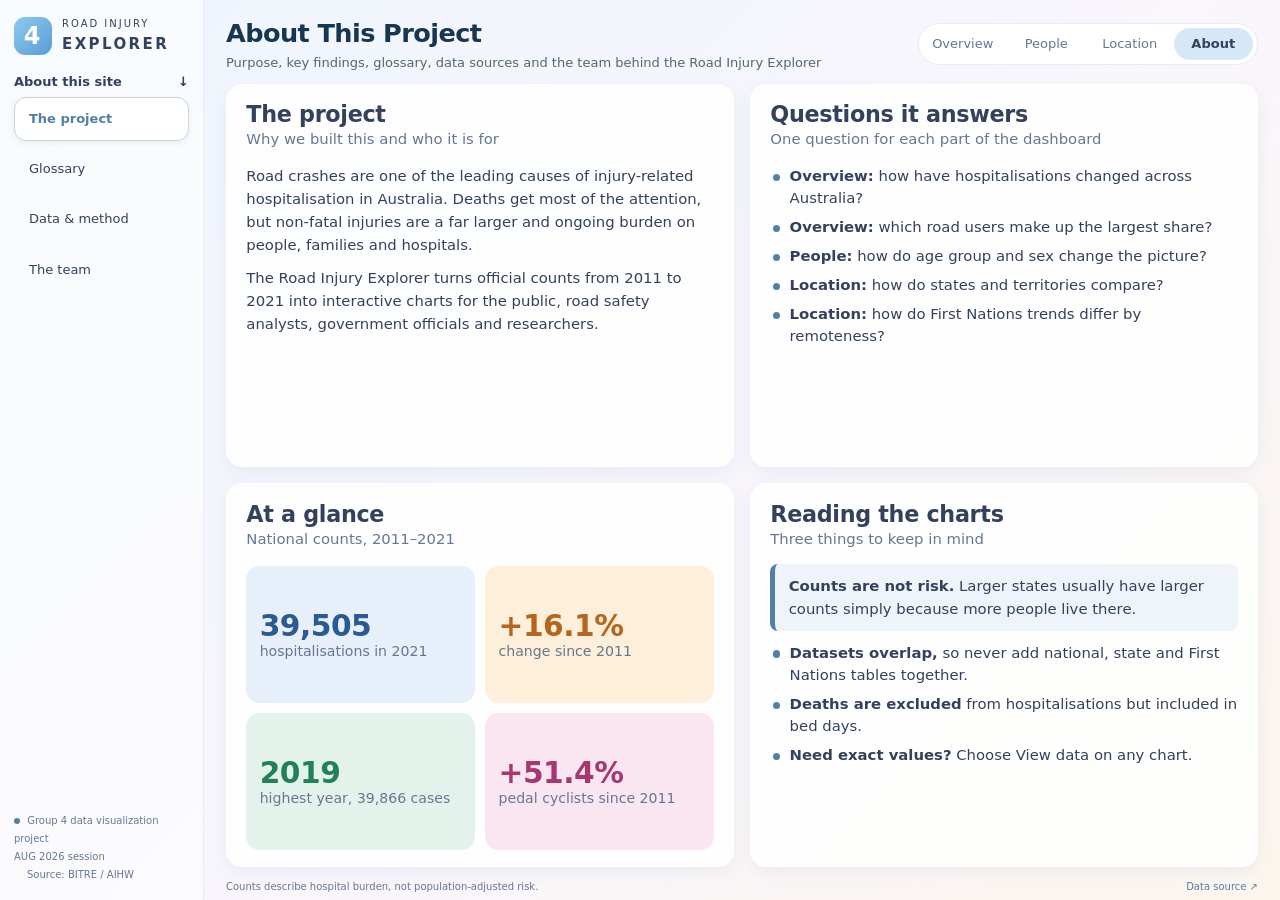
<file: about.html>
<!doctype html>
<!-- AI PROMPT SUMMARY (paraphrased from project development requests; not verbatim prompts)
Scope: records the AI-assisted requests relevant to this file, not a claim that every line was AI-generated.
Assistance: supplied Claude-assisted About reference; Codex integration and subsequent layout/interaction refinements.
1. Integrate the supplied About HTML with the existing stylesheets and four-page navigation, keeping its original content.
2. Restore the supplied Project, Glossary, Data & method and Team sections after rejecting the combined-card redesign; prevent overlap and add a mobile section drawer.
These summaries document assistance; they do not establish data correctness, accessibility compliance or completion of testing. -->


<!-- GenAI acknowledgement: Codex assisted with parts of the About page HTML and CSS. Claude provided website ideas. The team reviewed, edited and verified the AI-assisted work. -->

<html lang="en">
<head>
    <meta charset="utf-8">
    <meta name="viewport" content="width=device-width, initial-scale=1, viewport-fit=cover">
    <meta name="description" content="About the Road Injury Explorer: project purpose, key findings, glossary, data sources, limitations and the Group 4 team.">

    <title>About · Road injury explorer</title>

    <!-- CSS Stylesheets -->
    <link rel="stylesheet" href="css/dashboard.css">
    <link rel="stylesheet" href="css/comparison.css">
    <link rel="stylesheet" href="css/real-data.css">
    <link rel="stylesheet" href="css/mobile-layout.css">
    <link rel="stylesheet" href="css/data-modal.css">
    <link rel="stylesheet" href="css/about.css">

</head>

<!--
  GenAI declaration (COS30045): this page's HTML, CSS and JS were drafted with Claude (Anthropic).
  Prompt summary: "Add an About page with a glossary and team section that matches the existing pages,
  fits the window without scrolling, uses larger text and includes more detail." Team must review the text.
-->

<body data-page="about">

    <!-- Skip Link -->
    <a class="skip" href="#main">Skip to content</a>

    <!-- Sidebar and Section Tabs -->
    <aside class="sidebar" aria-label="About page sections">

        <a class="brand" href="#project">
            <span class="brand-icon" aria-label="Group 4">4</span>
            <span>ROAD INJURY<br><strong>EXPLORER</strong></span>
        </a>

        <div class="sidebar-intro">
            <span class="eyebrow">AUSTRALIA · 2011–2021</span>
            <p>Behind the<br>numbers.</p>
        </div>

        <div class="filter-heading">
            About this site <span aria-hidden="true">↓</span>
        </div>

        <div class="about-tabs" role="tablist" aria-label="About sections" aria-orientation="vertical">
            <button type="button" role="tab" id="tab-project" aria-controls="panel-project" aria-selected="true">The project</button>
            <button type="button" role="tab" id="tab-glossary" aria-controls="panel-glossary" aria-selected="false" tabindex="-1">Glossary</button>

            <button type="button" role="tab" id="tab-sources" aria-controls="panel-sources" aria-selected="false" tabindex="-1">Data &amp; method</button>
            <button type="button" role="tab" id="tab-team" aria-controls="panel-team" aria-selected="false" tabindex="-1">The team</button>

        </div>

        <div class="sidebar-bottom">
            <span class="source-dot"></span> Group 4 data visualization project<br>
            <span>AUG 2026 session</span><br>
            <span>Source: BITRE / AIHW</span>
        </div>

    </aside>

    <!-- Main Content -->
    <main id="main">

        <!-- Page Header -->
        <header class="page-header">
            <div class="dashboard-heading">
                <h1>About This Project</h1>
                <p>Purpose, key findings, glossary, data sources and the team behind the Road Injury Explorer</p>
            </div>
        </header>

        <!-- Navigation Bar -->
        <div class="context-bar">
            <nav class="page-nav" aria-label="Dashboard pages">
                <a href="index.html">Overview</a>
                <a href="age-sex.html">People</a>
                <a href="states.html">Location</a>
                <a href="about.html" aria-current="page">About</a>
            </nav>
        </div>

        <!-- About Page Sections -->
        <div class="about-stage">

            <!-- Panel 1: Project Overview -->
            <div class="about-panel grid-2x2" id="panel-project" role="tabpanel" aria-labelledby="tab-project">

                <section class="chart-card" aria-labelledby="project-title">
                    <div class="card-header">
                        <div>
                            <h2 id="project-title">The project</h2>
                            <p>Why we built this and who it is for</p>
                        </div>
                    </div>

                    <div class="about-body">
                        <p>Road crashes are one of the leading causes of injury-related hospitalisation in Australia. Deaths get most of the attention, but non-fatal injuries are a far larger and ongoing burden on people, families and hospitals.</p>
                        <p>The Road Injury Explorer turns official counts from 2011 to 2021 into interactive charts for the public, road safety analysts, government officials and researchers.</p>
                    </div>
                </section>

                <section class="chart-card" aria-labelledby="questions-title">
                    <div class="card-header">
                        <div>
                            <h2 id="questions-title">Questions it answers</h2>
                            <p>One question for each part of the dashboard</p>
                        </div>
                    </div>

                    <ul class="about-list">
                        <li><strong>Overview:</strong> how have hospitalisations changed across Australia?</li>
                        <li><strong>Overview:</strong> which road users make up the largest share?</li>
                        <li><strong>People:</strong> how do age group and sex change the picture?</li>
                        <li><strong>Location:</strong> how do states and territories compare?</li>
                        <li><strong>Location:</strong> how do First Nations trends differ by remoteness?</li>
                    </ul>
                </section>

                <section class="chart-card" aria-labelledby="glance-title">
                    <div class="card-header">
                        <div>
                            <h2 id="glance-title">At a glance</h2>
                            <p>National counts, 2011–2021</p>
                        </div>
                    </div>

                    <div class="stat-grid">
                        <div class="stat s-blue"><strong>39,505</strong><span>hospitalisations in 2021</span></div>
                        <div class="stat s-peach"><strong>+16.1%</strong><span>change since 2011</span></div>
                        <div class="stat s-green"><strong>2019</strong><span>highest year, 39,866 cases</span></div>
                        <div class="stat s-pink"><strong>+51.4%</strong><span>pedal cyclists since 2011</span></div>
                    </div>
                </section>

                <section class="chart-card" aria-labelledby="read-title">
                    <div class="card-header">
                        <div>
                            <h2 id="read-title">Reading the charts</h2>
                            <p>Three things to keep in mind</p>
                        </div>
                    </div>

                    <div class="about-body">
                        <p class="about-callout"><strong>Counts are not risk.</strong> Larger states usually have larger counts simply because more people live there.</p>
                        <ul class="about-list">
                            <li><strong>Datasets overlap,</strong> so never add national, state and First Nations tables together.</li>
                            <li><strong>Deaths are excluded</strong> from hospitalisations but included in bed days.</li>
                            <li><strong>Need exact values?</strong> Choose <em>View data</em> on any chart.</li>
                        </ul>
                    </div>
                </section>

                
            </div>

            <!-- Panel 2: Glossary -->
            <div class="about-panel glossary-panel" id="panel-glossary" role="tabpanel" aria-labelledby="tab-glossary" hidden>

                <section class="chart-card glossary-card" aria-labelledby="glossary-title">
                    <div class="card-header">
                        <div>
                            <h2 id="glossary-title">Glossary</h2>
                            <p>Plain-language definitions · pick a topic or search every term</p>
                        </div>
                    </div>

                    <!-- Glossary Search and Filters -->
                    <div class="glossary-controls">
                        <label class="visually-hidden" for="glossary-search">Search terms</label>
                        <input id="glossary-search" type="search" placeholder="Search all terms, e.g. bed days" autocomplete="off" aria-controls="glossary-list">

                        <div class="glossary-filters" role="group" aria-label="Filter glossary by topic">
                            <button type="button" class="glossary-chip" data-filter="measures" aria-pressed="true">Measures</button>
                            <button type="button" class="glossary-chip" data-filter="road-users" aria-pressed="false">Road users</button>
                            <button type="button" class="glossary-chip" data-filter="people-places" aria-pressed="false">People &amp; places</button>
                            <button type="button" class="glossary-chip" data-filter="charts" aria-pressed="false">Chart types</button>
                        </div>

                        <span class="glossary-status" id="glossary-status" role="status" aria-live="polite"></span>
                    </div>

                    <!-- Glossary Terms -->
                    <dl class="glossary-list" id="glossary-list" tabindex="0" aria-label="Glossary definitions. Scroll within this list to browse all results.">

                        <!-- Measures -->
                        <div class="glossary-item" data-category="measures"><dt>Hospitalised injury</dt><dd>A road-crash injury that led to a confirmed hospital admission. In-hospital deaths are not counted.</dd><span class="gl-where">All pages</span></div>
                        <div class="glossary-item" data-category="measures"><dt>Hospitalisation count</dt><dd>The number of admissions in a year for a group. It counts admissions, not individual patients.</dd><span class="gl-where">Every chart</span></div>
                        <div class="glossary-item" data-category="measures"><dt>Bed days</dt><dd>Total days patients spent in hospital. It shows hospital load, not injury risk.</dd><span class="gl-where">State hospital burden</span></div>
                        <div class="glossary-item" data-category="measures"><dt>Average stay</dt><dd>Bed days divided by hospitalisations for a state or territory.</dd><span class="gl-where">Bubble chart, vertical axis</span></div>
                        <div class="glossary-item" data-category="measures"><dt>Share (%)</dt><dd>One road-user group's hospitalisations as a percentage of that year's total. A year's shares add up to 100%.</dd><span class="gl-where">Donut, stacked bars</span></div>
                        <div class="glossary-item" data-category="measures"><dt>Change since 2011</dt><dd>The gap between the 2011 value and the selected year, as a percentage or a line between two dots.</dd><span class="gl-where">Overview card, dumbbell</span></div>
                        <div class="glossary-item" data-category="measures"><dt>Population-adjusted rate</dt><dd>Injuries per head of population. The dashboard does not show rates, so counts are not risk.</dd><span class="gl-where">Not shown</span></div>

                        <!-- Road Users -->
                        <div class="glossary-item" data-category="road-users"><dt>Car driver</dt><dd>A person injured while driving a car. The largest group in 2021.</dd><span class="gl-where">Donut, heatmap</span></div>
                        <div class="glossary-item" data-category="road-users"><dt>Car passenger</dt><dd>A person injured while travelling in a car but not driving it.</dd><span class="gl-where">Donut, heatmap</span></div>
                        <div class="glossary-item" data-category="road-users"><dt>Car unknown position</dt><dd>A car occupant whose seating position was not recorded.</dd><span class="gl-where">Donut, heatmap</span></div>
                        <div class="glossary-item" data-category="road-users"><dt>Motorcyclist</dt><dd>A rider or passenger on a motorcycle.</dd><span class="gl-where">Donut, dumbbell</span></div>
                        <div class="glossary-item" data-category="road-users"><dt>Pedal cyclist</dt><dd>A person injured while riding a bicycle. The fastest-growing group since 2011.</dd><span class="gl-where">Dumbbell, stacked bars</span></div>
                        <div class="glossary-item" data-category="road-users"><dt>Pedestrian</dt><dd>A person on foot injured in a crash involving a vehicle.</dd><span class="gl-where">Donut, dumbbell</span></div>
                        <div class="glossary-item" data-category="road-users"><dt>Heavy transport</dt><dd>Occupants of heavy vehicles such as trucks, kept as driver, passenger and unknown position.</dd><span class="gl-where">Heatmap rows</span></div>
                        <div class="glossary-item" data-category="road-users"><dt>Pick-up truck or van</dt><dd>A person travelling in a pick-up truck or van.</dd><span class="gl-where">Donut, heatmap</span></div>
                        <div class="glossary-item" data-category="road-users"><dt>Bus occupant</dt><dd>A person injured while travelling on a bus.</dd><span class="gl-where">Donut, heatmap</span></div>
                        <div class="glossary-item" data-category="road-users"><dt>Other or unknown</dt><dd>Road users that fit no other group or were not identified. Included in all totals.</dd><span class="gl-where">All road-user charts</span></div>

                        <!-- People and Places -->
                        <div class="glossary-item" data-category="people-places"><dt>Age groups</dt><dd>0–7, 8–16, 17–25, 26–39, 40–64, 65–74 and 75+. Groups span different numbers of years, so bar height alone is not risk.</dd><span class="gl-where">People page</span></div>
                        <div class="glossary-item" data-category="people-places"><dt>Known age and sex</dt><dd>Age and sex charts leave out records with a missing age or a sex not recorded as male or female.</dd><span class="gl-where">Age and sex bars</span></div>
                        <div class="glossary-item" data-category="people-places"><dt>Jurisdiction</dt><dd>One of Australia's eight states and territories: NSW, VIC, QLD, WA, SA, TAS, ACT and NT.</dd><span class="gl-where">Location page, bubbles</span></div>
                        <div class="glossary-item" data-category="people-places"><dt>Remoteness</dt><dd>A grouping of areas by distance from services. The First Nations data uses Major Cities, Regional and Remote.</dd><span class="gl-where">First Nations trends</span></div>
                        <div class="glossary-item" data-category="people-places"><dt>First Nations</dt><dd>Aboriginal and Torres Strait Islander peoples. Shown as national trends by remoteness, not ranked or compared.</dd><span class="gl-where">Location page</span></div>

                        <!-- Chart Types -->
                        <div class="glossary-item" data-category="charts"><dt>Donut chart</dt><dd>A ring of slices. Slice size shows each road user's share of the year's total.</dd><span class="gl-where">Overview</span></div>
                        <div class="glossary-item" data-category="charts"><dt>100% stacked bar</dt><dd>One bar per year scaled to 100%, so segments show how the road-user mix changes.</dd><span class="gl-where">Overview</span></div>
                        <div class="glossary-item" data-category="charts"><dt>Bubble chart</dt><dd>Circles placed by two measures, with area showing a third. Here, area is total bed days.</dd><span class="gl-where">Overview</span></div>
                        <div class="glossary-item" data-category="charts"><dt>Dumbbell chart</dt><dd>Two dots joined by a line. Blue is 2011, orange is the selected year.</dd><span class="gl-where">People</span></div>
                        <div class="glossary-item" data-category="charts"><dt>Heatmap</dt><dd>A grid where darker cells mean more hospitalisations. Exact counts are printed in each cell.</dd><span class="gl-where">People</span></div>
                        <div class="glossary-item" data-category="charts"><dt>Choropleth map</dt><dd>A map shaded by count. Big areas can look more important than they are, so use the ranking too.</dd><span class="gl-where">Location</span></div>
                        <div class="glossary-item" data-category="charts"><dt>Brushing</dt><dd>Dragging across the small timeline to select a range of years. Use Clear Selection to reset.</dd><span class="gl-where">Location</span></div>

                    </dl>

                    <p class="glossary-empty" id="glossary-empty" hidden>No terms match your search. Try a shorter word.</p>
                </section>

            </div>

            <!-- Panel 3: Behind the Project -->
            <div class="about-panel grid-2x2" id="panel-sources" role="tabpanel" aria-labelledby="tab-sources" hidden>

                <section class="chart-card" aria-labelledby="sources-title">
                    <div class="card-header">
                        <div>
                            <h2 id="sources-title">Data sources</h2>
                            <p>Where the numbers come from</p>
                        </div>
                    </div>

                    <div class="about-body">
                        <p>All figures come from the BITRE <em>Hospitalised Injuries from Road Crashes</em> series, built from AIHW hospital data for 2011 to 2021.</p>
                        <ul class="about-list">
                            <li><strong>National:</strong> trends, road users, age and sex.</li>
                            <li><strong>State and territory:</strong> counts and bed days.</li>
                            <li><strong>First Nations:</strong> by remoteness.</li>
                        </ul>
                        <p><a href="https://www.bitre.gov.au/resource/road-safety/hospitalised-injury" target="_blank" rel="noopener">BITRE data and dictionary ↗</a></p>
                    </div>
                </section>

                <section class="chart-card" aria-labelledby="method-title">
                    <div class="card-header">
                        <div>
                            <h2 id="method-title">How we prepared it</h2>
                            <p>From spreadsheets to charts</p>
                        </div>
                    </div>

                    <ol class="about-steps">
                        <li>Kept only road traffic injury records in KNIME.</li>
                        <li>Checked exact duplicates and standardised fields.</li>
                        <li>Built one combined file of 638 records, labelled by data type.</li>
                        <li>Drew every chart with D3.js and added a View data table.</li>
                    </ol>
                </section>

                <section class="chart-card" aria-labelledby="limits-title">
                    <div class="card-header">
                        <div>
                            <h2 id="limits-title">Limitations</h2>
                            <p>What the data cannot tell you</p>
                        </div>
                    </div>

                    <ul class="about-list">
                        <li>Counts are not adjusted for population, so they are not risk.</li>
                        <li>Each row is a count of admissions, not a patient.</li>
                        <li>Records with a missing age or sex are left out of the age and sex charts.</li>
                        <li>Definitions or recording may have changed over the years.</li>
                    </ul>
                </section>

                <section class="chart-card" aria-labelledby="ai-title">
                    <div class="card-header">
                        <div>
                            <h2 id="ai-title">Use of AI</h2>
                            <p>Acknowledgement of generative AI help</p>
                        </div>
                    </div>

                    <div class="about-body">
                        <p>Codex assisted with the initial scaffold and with HTML, CSS, D3 chart code, CSV integration and interactions. Claude assisted with drafting this About page.</p>
                        <p>The team reviews and edits all AI-assisted work. AI help does not replace checking the source data.</p>
                    </div>
                </section>

            </div>

            <!-- Panel 4: Team -->
            <div class="about-panel team-panel" id="panel-team" role="tabpanel" aria-labelledby="tab-team" hidden>

                <section class="chart-card team-row" aria-labelledby="team-title">
                    <div class="card-header">
                        <div>
                            <h2 id="team-title">Meet the team</h2>
                            <p>Group 4 · COS30045 Data Visualisation · Swinburne University of Technology</p>
                        </div>
                    </div>

                    <div class="team-grid">
                        <article class="team-card">
                            <span class="team-avatar" aria-hidden="true">CE</span>
                            <h3>Cheong En Ying</h3>
                            <ul>
                                <li>Developed the national trend chart and state comparison map.</li>
                                <li>Processed national and state data using KNIME.</li>
                                <li>Helped divide tasks and coordinate team activities.</li>
                                <li>Created and shared the Design Book.</li>
                                <li>Contributed to the project report and presentation slides.</li>
                                <li>Assisted with website updates, GitHub and project ideas.</li>
                                <li>Developed the About page.</li>
                            </ul>
                        </article>

                        <article class="team-card">
                            <span class="team-avatar" aria-hidden="true">TS</span>
                            <h3>Thivyasree A/P Sunder</h3>
                            <ul>
                                <li>Cleaned and prepared all three datasets using KNIME.</li>
                                <li>Combined and managed KNIME workflows for the visualisations.</li>
                                <li>Developed five charts: road-user donut, dumbbell, stacked bars, state bubble and First Nations remoteness trends.</li>
                                <li>Shared cleaned datasets with team members.</li>
                                <li>Managed website updates, GitHub and Mercury deployment.</li>
                                <li>Contributed to the project report and presentation slides.</li>
                                <li>Prepared project presentation slides for Stages 1, 2 and 3.</li>
                            </ul>
                        </article>

                        <article class="team-card">
                            <span class="team-avatar" aria-hidden="true">JM</span>
                            <h3>Janani A/P Murugan</h3>
                            <ul>
                                <li>Developed the age-and-sex hospitalisation chart.</li>
                                <li>Created the road-user by age-group heatmap.</li>
                                <li>Developed the remoteness area donut chart.</li>
                                <li>Contributed to the First Nations visualisations.</li>
                                <li>Helped organise the VS Code project and update GitHub.</li>
                                <li>Contributed to the project report and documentation.</li>
                                <li>Shared ideas and supported website improvements.</li>
                            </ul>
                        </article>
                    </div>
                </section>

                <section class="chart-card" aria-labelledby="how-title">
                    <div class="card-header">
                        <div>
                            <h2 id="how-title">How we worked</h2>
                            <p>Shared by everyone</p>
                        </div>
                    </div>

                    <div class="about-body">
                        <p>All three of us contributed ideas, design reviews, testing and documentation, and we each understand the submitted work. We communicate through WhatsApp, shared documents and GitHub.</p>
                    </div>
                </section>

                <section class="chart-card" aria-labelledby="unit-title">
                    <div class="card-header">
                        <div>
                            <h2 id="unit-title">About the unit</h2>
                            <p>Where this project fits</p>
                        </div>
                    </div>

                    <div class="about-body">
                        <p>Built for COS30045 Data Visualisation at Swinburne, using BITRE and AIHW open data.</p>
                        <p><a href="https://github.com/thivyasree1701/COS30045_Data-Visualisation-Project" target="_blank" rel="noopener">Project repository on GitHub ↗</a></p>
                    </div>
                </section>

            </div>

        </div>

        <!-- Footer and Data Source -->
        <footer>
            <span id="status" role="status">Counts describe hospital burden, not population-adjusted risk.</span>
            <a href="https://www.bitre.gov.au/resource/road-safety/hospitalised-injury" target="_blank" rel="noopener">Data source ↗</a>
        </footer>

    </main>

    <!-- JavaScript -->
    <noscript>JavaScript is needed to switch between the sections on this page.</noscript>

    <script src="js/mobile-layout.js" defer></script>
    <script src="js/about.js" defer></script>

</body>
</html>
</file>
<file: css/dashboard.css>
/* AI PROMPT SUMMARY (paraphrased from project development requests; not verbatim prompts)
Scope: records the AI-assisted requests relevant to this file, not a claim that every line was AI-generated.
Assistance: Codex implementation and refinement support during project development.
1. Style the initial dashboard scaffold using the team-selected palette, white background, sidebar controls and rounded cards.
2. Provide readable headings, shared control styling and visible keyboard focus.
These summaries document assistance; they do not establish data correctness, accessibility compliance or completion of testing. */

/* GenAI acknowledgement: Codex assisted with parts of the initial dashboard structure and shared styles. The project team selected the palette and reviewed, edited and verified the final styles. */

/* Colour Palette and Global Styles */
:root {
    --blue: #3368A0;
    --sky: #66A3BF;
    --mint: #C8DFDB;
    --cream: #F2EFE7;
    --ink: #203B50;
    --muted: #526675;
    --line: #DCE4E5;
    font-family: Arial, Helvetica, sans-serif;
    color: var(--ink);
    background: #fff;
    font-synthesis: none;
}

* {
    box-sizing: border-box;
}

/* Base Layout and Interactive Elements */
body {
    margin: 0;
    display: grid;
    grid-template-columns: 236px minmax(0, 1fr);
    height: 100dvh;
    min-height: 720px;
}

button,
select,
input {
    font: inherit;
}

button,
a,
select,
input {
    -webkit-tap-highlight-color: transparent;
}

button {
    cursor: pointer;
}

a {
    color: var(--blue);
}

button:focus-visible,
a:focus-visible,
input:focus-visible,
select:focus-visible,
[tabindex]:focus-visible {
    outline: 3px solid var(--blue);
    outline-offset: 4px;
}

button:hover {
    filter: brightness(.95);
}

/* Skip Link */
.skip {
    position: fixed;
    top: -100px;
    left: 20px;
    z-index: 20;
    background: white;
    padding: 12px;
}

.skip:focus {
    top: 12px;
}

/* Sidebar and Branding */
.sidebar {
    display: flex;
    flex-direction: column;
    background: var(--cream);
    padding: 28px 24px 20px;
    border-right: 1px solid var(--line);
    min-height: 0;
}

.brand {
    display: flex;
    gap: 12px;
    align-items: center;
    text-decoration: none;
    font-size: 11px;
    letter-spacing: 2px;
    line-height: 1.6;
    color: var(--ink);
}

.brand strong {
    font-size: 16px;
    letter-spacing: 2.4px;
}

.brand-icon {
    display: grid;
    place-items: center;
    width: 42px;
    height: 44px;
    border-radius: 14px 14px 14px 3px;
    background: var(--blue);
    color: white;
    font-size: 32px;
}

.sidebar-intro {
    padding: 32px 0 24px;
    border-bottom: 1px solid var(--line);
}

.eyebrow {
    font-size: 10px;
    font-weight: 700;
    letter-spacing: 1.7px;
    color: var(--muted);
}

.sidebar-intro p {
    font-size: 25px;
    line-height: 1.2;
    letter-spacing: -.7px;
    margin: 12px 0 0;
}

/* Sidebar Filters */
.filter-heading {
    display: flex;
    justify-content: space-between;
    font-size: 13px;
    font-weight: 700;
    margin: 22px 0 4px;
}

.filter-label {
    display: block;
    font-size: 12px;
    font-weight: 700;
    margin: 18px 0 9px;
}

select {
    width: 100%;
    padding: 11px 10px;
    border: 1px solid #A9B9C4;
    border-radius: 8px;
    background: #fff;
    color: var(--ink);
    font-size: 14px;
}

input[type=range] {
    width: 100%;
    margin: 15px 0 3px;
    accent-color: var(--blue);
}

.range-labels {
    display: flex;
    justify-content: space-between;
    font-size: 11px;
    color: var(--muted);
}

fieldset {
    padding: 0;
    border: 0;
    margin: 0;
    min-width: 0;
}

fieldset .filter-label {
    padding: 0;
    float: left;
    width: 100%;
}

.segments {
    display: flex;
    clear: both;
    background: var(--cream);
    padding: 3px;
    border-radius: 8px;
    gap: 3px;
}

.segments button {
    border: 0;
    flex: 1;
    background: transparent;
    padding: 9px 1px;
    border-radius: 6px;
    font-size: 12px;
    color: var(--ink);
}

.segments button[aria-pressed=true] {
    background: var(--blue);
    color: white;
}

.filter-note {
    font-size: 12px;
    line-height: 1.5;
    color: var(--muted);
    margin: 18px 0;
}

.reset {
    display: flex;
    gap: 10px;
    align-items: center;
    justify-content: center;
    padding: 10px;
    width: 100%;
    background: white;
    border: 1px solid var(--line);
    border-radius: 8px;
    color: var(--blue);
    font-size: 13px;
}

/* Sidebar Footer and Source Indicator */
.sidebar-bottom {
    margin-top: auto;
    padding-top: 22px;
    font-size: 10px;
    line-height: 1.8;
    color: var(--muted);
}

.sidebar-bottom>span:last-child {
    padding-left: 13px;
}

.source-dot {
    display: inline-block;
    width: 6px;
    height: 6px;
    background: var(--blue);
    border-radius: 50%;
    margin-right: 4px;
}

/* Main Content Layout */
main {
    min-width: 0;
    display: flex;
    flex-direction: column;
    padding: 26px 30px 12px;
    gap: 16px;
    height: 100%;
    overflow: hidden;
}

/* Page Header */
.page-header {
    display: flex;
    justify-content: space-between;
    align-items: center;
    flex-shrink: 0;
}

.page-header h1 {
    font-size: 30px;
    letter-spacing: -1.1px;
    line-height: 1.15;
    margin: 8px 0;
}

.page-header p {
    font-size: 14px;
    color: var(--muted);
    margin: 0;
}

.about {
    border: 1px solid #BDCBCD;
    background: transparent;
    padding: 10px 14px;
    border-radius: 8px;
    color: var(--ink);
    font-size: 12px;
}

.about span {
    margin-left: 12px;
}

/* Context Bar and Preview Badge */
.context-bar {
    display: flex;
    align-items: center;
    gap: 18px;
    border-bottom: 1px solid #D1DAD9;
    min-height: 35px;
    flex-shrink: 0;
}

.view-title {
    align-self: stretch;
    border-bottom: 2px solid var(--blue);
    display: flex;
    align-items: center;
    gap: 8px;
    font-size: 13px;
    font-weight: 700;
}

.active-dot {
    width: 6px;
    height: 6px;
    border-radius: 50%;
    background: var(--blue);
}

.context-year {
    margin-left: auto;
    font-size: 12px;
    color: var(--muted);
}

.context-year strong {
    margin-left: 8px;
    color: var(--ink);
}

.preview-badge {
    font-size: 9px;
    letter-spacing: 1px;
    background: var(--mint);
    padding: 5px 8px;
    border-radius: 5px;
    color: var(--ink);
    font-weight: 700;
}

/* Summary Metric Cards */
.metrics {
    display: grid;
    grid-template-columns: repeat(4, minmax(0, 1fr));
    gap: 14px;
    flex-shrink: 0;
}

.metrics article {
    border: 1px solid #DEE5E4;
    border-radius: 12px;
    background: #fff;
    padding: 14px 18px;
}

.metric-label {
    font-size: 12px;
    color: var(--muted);
}

.metric-label span {
    float: right;
}

.metrics strong {
    display: block;
    font-size: 32px;
    letter-spacing: -1px;
    line-height: 1.3;
    font-weight: 600;
    margin: 3px 0;
}

.metrics small {
    font-size: 12px;
    font-weight: 400;
    letter-spacing: 0;
    margin-left: 8px;
}

.metric-note {
    font-size: 10px;
    color: var(--muted);
}

.metrics .metric-feature {
    background: var(--blue);
    border-color: var(--blue);
    color: white;
}

.metric-feature .metric-label,
.metric-feature .metric-note {
    color: white;
}

/* Chart Grid and Chart Cards */
.charts {
    flex: 1;
    min-height: 0;
    display: grid;
    grid-template-columns: minmax(0, 1.18fr) minmax(0, 1fr);
    grid-template-rows: 1fr 1fr;
    gap: 14px;
}

.chart-card {
    min-width: 0;
    min-height: 0;
    display: flex;
    flex-direction: column;
    background: #fff;
    border: 1px solid #DDE4E3;
    border-radius: 13px;
    padding: 17px 18px 10px;
    box-shadow: 0 3px 8px #203B5003;
}

/* Chart Headers and Labels */
.card-header {
    display: flex;
    justify-content: space-between;
    gap: 8px;
    flex-shrink: 0;
}

.chart-number {
    font-size: 9px;
    color: var(--muted);
    letter-spacing: 1.2px;
    font-weight: 700;
}

h2 {
    font-size: 16px;
    letter-spacing: -.3px;
    margin: 6px 0;
}

.card-header p {
    font-size: 11px;
    color: var(--muted);
    margin: 0;
}

.chart-tag {
    font-size: 10px;
    white-space: nowrap;
    align-self: flex-start;
    border: 1px solid var(--line);
    padding: 4px 7px;
    border-radius: 5px;
    color: var(--muted);
}

/* Chart Plot and SVG Styling */
.plot {
    min-height: 0;
    flex: 1;
    position: relative;
    padding-top: 6px;
}

.plot svg {
    display: block;
    width: 100%;
    height: 100%;
    overflow: visible;
}

.plot text {
    fill: var(--muted);
    font-family: Arial, sans-serif;
    font-size: 12px;
}

.plot .axis path {
    stroke: #CAD5D9;
}

.plot .axis line {
    stroke: #CAD5D9;
}

.plot .grid line {
    stroke: #E8EEEF;
}

.plot .grid path {
    display: none;
}

/* Chart Footer */
.card-footer {
    display: flex;
    align-items: center;
    justify-content: space-between;
    border-top: 1px solid #EEF1F0;
    padding-top: 7px;
    gap: 5px;
    flex-shrink: 0;
    color: var(--muted);
    font-size: 10px;
}

.card-footer button {
    background: none;
    border: 0;
    color: var(--blue);
    padding: 3px 0;
    font-size: 10px;
    white-space: nowrap;
}

.card-footer button:hover {
    text-decoration: underline;
}

/* Page Footer */
footer {
    display: flex;
    justify-content: space-between;
    gap: 14px;
    font-size: 10px;
    color: var(--muted);
    flex-shrink: 0;
}

footer a {
    white-space: nowrap;
    text-decoration: none;
}

/* Information Dialog */
dialog {
    max-width: 520px;
    border: 1px solid var(--line);
    border-radius: 18px;
    padding: 32px;
    box-shadow: 0 25px 80px #203B5033;
    color: var(--ink);
}

dialog::backdrop {
    background: #203B5066;
}

dialog h2 {
    font-size: 24px;
    margin-top: 16px;
}

dialog p {
    font-size: 16px;
    line-height: 1.65;
}

#close-dialog {
    float: right;
    font-size: 24px;
    border: 0;
    background: none;
    color: var(--ink);
}

/* Chart Error and No-JavaScript Message */
.chart-error {
    padding: 20px;
    font-size: 14px;
    line-height: 1.5;
}

noscript {
    position: fixed;
    bottom: 0;
    background: white;
    padding: 12px;
    width: 100%;
}

/* Large Desktop Layout */
@media(min-width: 1600px) and (min-height: 850px) {
    main {
        padding: 32px 40px 20px;
        gap: 20px;
    }

    .charts {
        gap: 20px;
    }

    .chart-card {
        padding: 23px 24px 12px;
    }

    .page-header h1 {
        font-size: 36px;
    }

    .metrics article {
        padding: 18px 22px;
    }

    .metrics strong {
        font-size: 38px;
    }

    .card-header p {
        font-size: 13px;
    }

    h2 {
        font-size: 19px;
    }
}

/* Medium-Sized Screens */
@media(max-width: 1100px) {
    body {
        grid-template-columns: 205px minmax(0, 1fr);
    }

    .sidebar {
        padding: 24px 18px;
    }

    main {
        padding: 22px 18px 12px;
        gap: 12px;
    }

    .chart-tag {
        display: none;
    }

    .metrics article {
        padding: 12px;
    }

    .metric-note {
        font-size: 9px;
    }

    .chart-card {
        padding: 12px;
    }

    .card-footer {
        font-size: 9px;
    }

    .about {
        font-size: 11px;
    }

    .page-header h1 {
        font-size: 27px;
    }
}

/* Tablet Layout */
@media(max-width: 900px) {
    body {
        height: auto;
        min-height: 100dvh;
    }

    main {
        overflow: visible;
        height: auto;
    }

    .charts {
        grid-template-columns: 1fr;
        grid-template-rows: none;
    }

    .chart-card {
        height: 320px;
    }

    .sidebar {
        position: sticky;
        top: 0;
        max-height: 100dvh;
        overflow: auto;
    }

    .metrics {
        grid-template-columns: 1fr 1fr;
    }

    .page-header {
        align-items: flex-start;
    }

    .about {
        max-width: 110px;
    }

    .context-year {
        display: none;
    }
}

/* Compact Desktop Sidebar Layout */
@media(min-width: 901px) and (min-height: 720px) and (max-height: 820px) {
    .sidebar {
        padding-top: 18px;
        padding-bottom: 14px;
    }

    .sidebar-intro {
        padding: 20px 0 16px;
    }

    .filter-heading {
        margin-top: 16px;
    }

    .filter-note {
        margin: 12px 0;
    }

    .sidebar-bottom {
        padding-top: 12px;
    }
}

/* Mobile Layout */
@media(max-width: 600px) {
    body {
        display: block;
    }

    .sidebar {
        position: static;
        max-height: none;
        padding: 20px;
    }

    .brand {
        margin-bottom: 16px;
    }

    .sidebar-intro,
    .filter-heading,
    .sidebar-bottom,
    .range-labels,
    #year-range {
        display: none;
    }

    .sidebar .filter-label {
        margin-top: 12px;
    }

    .filter-note {
        margin: 12px 0;
    }

    .page-header h1 {
        font-size: 26px;
    }

    .page-header p {
        font-size: 12px;
    }

    .about {
        padding: 8px;
        font-size: 10px;
    }

    main {
        padding: 20px 14px;
    }

    .preview-badge {
        margin-left: auto;
    }

    .chart-card {
        height: 310px;
    }

    .context-bar {
        gap: 8px;
    }

    .view-title {
        font-size: 12px;
    }

    footer {
        line-height: 1.5;
    }

    .metric-note {
        font-size: 10px;
    }
}

/* Compact Desktop Main Content */
@media(min-width: 901px) and (min-height: 720px) and (max-height: 820px) {
    main {
        gap: 10px;
        padding-top: 18px;
    }

    .page-header h1 {
        font-size: 26px;
        margin: 5px 0;
    }

    .page-header p {
        font-size: 12px;
    }

    .metrics article {
        padding: 10px 14px;
    }

    .metrics strong {
        font-size: 26px;
        margin: 0;
    }

    .chart-number {
        display: none;
    }

    .card-header h2 {
        margin: 0 0 5px;
        font-size: 15px;
    }

    .chart-card {
        padding-top: 12px;
    }

    .context-bar {
        min-height: 30px;
    }
}
</file>
<file: css/comparison.css>
/* AI PROMPT SUMMARY (paraphrased from project development requests; not verbatim prompts)
Scope: records the AI-assisted requests relevant to this file, not a claim that every line was AI-generated.
Assistance: Codex implementation and refinement support during project development.
1. Extend the dashboard styling to comparison pages with consistent navigation, map and age-chart areas, legends and supporting tables.
These summaries document assistance; they do not establish data correctness, accessibility compliance or completion of testing. */

/* Shared page navigation and comparison layouts. */

/* Page Navigation */
.page-nav {
  display: flex;
  gap: 22px;
  align-self: stretch;
  align-items: stretch;
  min-width: 0;
}

.page-nav a {
  display: flex;
  align-items: center;
  color: var(--muted);
  text-decoration: none;
  font-size: 12px;
  white-space: nowrap;
  border-bottom: 2px solid transparent;
  padding: 6px 0 10px;
}

.page-nav a[aria-current=page] {
  color: var(--blue);
  font-weight: 700;
  border-bottom-color: var(--blue);
}

.page-nav a:hover {
  color: var(--blue);
}

.brand-icon {
  font-weight: 700;
  font-size: 26px;
}

/* Page Notice */
.page-notice {
  display: flex;
  gap: 10px;
  align-items: center;
  background: #F4F8FA;
  border: 1px solid #DCE7EB;
  padding: 11px 15px;
  border-radius: 9px;
  font-size: 12px;
  line-height: 1.5;
  flex-shrink: 0;
}

.page-notice p {
  margin: 0;
}

.notice-icon {
  border: 1px solid var(--blue);
  color: var(--blue);
  width: 17px;
  height: 17px;
  border-radius: 50%;
  text-align: center;
  font-size: 12px;
  flex-shrink: 0;
}

/* Comparison Layout */
.comparison-layout {
  display: grid;
  grid-template-columns: minmax(0, 1.65fr) minmax(280px, 1fr);
  gap: 18px;
  flex: 1;
  min-height: 0;
}

.comparison-side {
  display: flex;
  flex-direction: column;
  gap: 16px;
  min-height: 0;
}

.comparison-side > .chart-card {
  flex: 1;
}

.map-card,
.age-card {
  padding: 22px;
}

/* Map and Age Charts */
.map-plot {
  flex: 1;
  min-height: 0;
  position: relative;
}

.map-plot svg,
.age-plot svg {
  width: 100%;
  height: 100%;
  display: block;
}

.map-plot text,
.age-plot text {
  font-family: Arial, sans-serif;
  fill: var(--muted);
  font-size: 12px;
}

.map-key {
  display: flex;
  align-items: center;
  gap: 8px;
  padding: 8px 0 14px;
  font-size: 11px;
  color: var(--muted);
}

.map-swatch {
  width: 12px;
  height: 12px;
  border: 1px solid var(--blue);
  background: var(--mint);
}

/* Comparison Table */
.comparison-table {
  flex: 1;
  min-height: 0;
  overflow: auto;
  margin-top: 12px;
}

.comparison-table table {
  width: 100%;
  border-collapse: collapse;
  font-size: 12px;
}

.comparison-table th,
.comparison-table td {
  padding: 9px 4px;
  border-bottom: 1px solid #E6ECEC;
  text-align: left;
}

.comparison-table thead th {
  font-size: 10px;
  color: var(--muted);
  font-weight: 400;
}

.comparison-table td:last-child,
.comparison-table thead th:last-child {
  text-align: right;
}

.comparison-table tbody th {
  font-weight: 400;
}

.comparison-table tbody th span {
  font-size: 10px;
  display: inline;
  color: var(--muted);
}

.comparison-table button {
  background: none;
  color: var(--blue);
  font-weight: 700;
  font-size: 12px;
  border: 0;
  padding: 3px 4px 3px 0;
  min-width: 40px;
  text-align: left;
}

.comparison-table tr.is-selected {
  background: #EEF5F7;
}

.data-pending {
  font-size: 10px;
  color: var(--muted);
  margin: 10px 0 0;
}

/* Insight Panel */
.insight-panel {
  border-radius: 12px;
  background: var(--cream);
  padding: 20px;
  flex-shrink: 0;
}

.insight-panel h2 {
  font-size: 22px;
  line-height: 1.25;
  margin: 10px 0;
}

.insight-panel p {
  font-size: 13px;
  line-height: 1.6;
  margin: 10px 0;
}

.insight-foot {
  font-size: 11px;
  line-height: 1.6;
  display: block;
  color: var(--muted);
  border-top: 1px solid #CCD5D2;
  padding-top: 10px;
}

/* Notes and Scope */
.scope-note,
.method-note {
  font-size: 12px;
  line-height: 1.6;
  color: var(--muted);
}

.scope-note {
  padding: 12px;
  background: #ffffff80;
  border-radius: 8px;
}

.method-note {
  margin: 0 4px;
}

/* Sex Legend */
.sex-key {
  display: flex;
  gap: 18px;
  font-size: 12px;
  margin: 22px 0 4px;
}

.sex-key span {
  display: flex;
  align-items: center;
  gap: 7px;
}

.sex-key i {
  display: inline-block;
  width: 12px;
  height: 12px;
  border: 1px solid var(--blue);
}

.male-key {
  background: var(--blue);
}

.female-key {
  background: repeating-linear-gradient(45deg, var(--mint) 0 4px, var(--blue) 4px 5px);
}

/* Age Chart and Selection Summary */
.age-plot {
  flex: 1;
  min-height: 0;
}

.selection-summary {
  font-size: 13px;
  margin: 16px 0;
}

.selection-summary > div {
  display: flex;
  justify-content: space-between;
  gap: 10px;
  border-bottom: 1px solid var(--line);
  padding: 12px 0;
}

.selection-summary dt {
  color: var(--muted);
}

.selection-summary dd {
  margin: 0;
  font-weight: 700;
}

/* Buttons */
.outline-button {
  border: 1px solid #B7C9D3;
  border-radius: 8px;
  color: var(--blue);
  background: white;
  padding: 10px;
  font-size: 12px;
}

/* Age Layout */
.age-layout .comparison-side > .chart-card {
  flex: 0 0 auto;
}

/* Map Interactions */
.map-plot [role=button] {
  cursor: pointer;
}

.map-plot [role=button]:focus {
  outline: none;
  stroke: #203B50;
  stroke-width: 3;
}

/* Dialog Table */
.dialog-table {
  border-collapse: collapse;
  width: 100%;
  font-size: 13px;
}

.dialog-table th,
.dialog-table td {
  border-bottom: 1px solid var(--line);
  padding: 7px;
  text-align: left;
}

dialog {
  max-height: 85vh;
  overflow: auto;
}

/* Short Desktop Windows */
@media (min-width: 901px) and (max-height: 820px) {
  .comparison-table th,
  .comparison-table td {
    padding: 5px 4px;
  }

  .insight-panel {
    padding: 14px;
  }

  .insight-panel h2 {
    font-size: 19px;
  }

  .insight-panel p {
    font-size: 12px;
    margin: 6px 0;
  }

  .map-card,
  .age-card {
    padding: 16px;
  }

  .comparison-layout {
    gap: 14px;
  }

  .comparison-side {
    gap: 12px;
  }

  .comparison-side .chart-card {
    padding: 14px;
  }

  .selection-summary > div {
    padding: 8px 0;
  }

  .sex-key {
    margin-top: 14px;
  }
}

/* Medium Screens */
@media (max-width: 1150px) {
  .context-year {
    display: none;
  }

  .page-nav {
    gap: 16px;
  }

  .comparison-layout {
    grid-template-columns: minmax(0, 1.35fr) minmax(245px, 1fr);
  }

  .comparison-table tbody th span {
    display: none;
  }
}

/* Tablet Layout */
@media (max-width: 900px) {
  .comparison-layout {
    grid-template-columns: 1fr;
    min-height: 0;
  }

  .map-card,
  .age-card {
    height: 440px;
  }

  .comparison-side > .chart-card {
    height: auto;
    min-height: 300px;
  }

  .comparison-table tbody th span {
    display: inline;
  }

  .comparison-side {
    min-height: 0;
  }

  .comparison-table {
    overflow: visible;
  }

  .page-nav {
    gap: 14px;
  }

  .page-nav a {
    font-size: 11px;
  }

  .context-bar {
    flex-wrap: wrap;
  }

  .comparison-layout .chart-card {
    margin: 0;
  }
}

/* Mobile Layout */
@media (max-width: 600px) {
  .page-nav {
    gap: 13px;
    flex-wrap: wrap;
  }

  .page-nav a {
    font-size: 11px;
  }

  .context-bar .preview-badge {
    display: none;
  }

  .map-card,
  .age-card {
    padding: 14px;
    height: 390px;
  }

  .page-notice {
    font-size: 11px;
  }

  .map-key {
    font-size: 10px;
  }

  .comparison-side > .chart-card {
    height: auto;
  }

  .page-header h1 {
    font-size: 24px;
  }
}

/* People and Location Layouts */
.people-layout {
  grid-template-columns: 1.2fr 1fr;
  grid-template-rows: 1fr .85fr;
}

.people-layout > .chart-card:last-child {
  grid-column: 1 / -1;
}

.people-layout .chart-card {
  height: auto;
  min-height: 0;
}

.mini-plot {
  flex: 1;
  min-height: 0;
}

.mini-plot svg {
  width: 100%;
  height: 100%;
  display: block;
}

.mini-plot text {
  font-family: Arial, sans-serif;
  font-size: 12px;
  fill: var(--ink);
}

.location-layout {
  grid-template-columns: 1.35fr 1fr;
}

/* Remoteness Chart */
.remoteness-list {
  display: grid;
  gap: 14px;
  padding: 12px 20px 22px;
  align-self: center;
  font-size: 13px;
}

.remoteness-list span:before {
  content: '';
  display: inline-block;
  width: 10px;
  height: 10px;
  margin-right: 12px;
  background: #EEE8F5;
}

.remoteness-list span:nth-child(2):before {
  background: #E0D4ED;
}

.remoteness-list span:nth-child(3):before {
  background: #CFBDE3;
}

.remoteness-list span:nth-child(4):before {
  background: #BDA8D7;
}

.remoteness-list span:nth-child(5):before {
  background: #AB94CA;
}

.location-layout .method-note {
  margin: 0 12px 20px;
  font-size: 12px;
}

.location-layout #remoteness-donut {
  max-height: 280px;
  margin-top: 18px;
}

/* People Chart Spacing */
.people-layout .age-plot {
  padding-top: 12px;
}

.people-layout .card-header {
  margin-bottom: 6px;
}

/* Responsive People and Location Layouts */
@media (max-width: 900px) {
  .people-layout,
  .location-layout {
    grid-template-columns: 1fr;
    grid-template-rows: none;
  }

  .people-layout > .chart-card:last-child {
    grid-column: auto;
  }

  .people-layout .chart-card {
    height: 320px;
  }

  .location-layout > .chart-card {
    height: 580px;
  }
}

/* Desktop Layouts: Fit Available Browser Height */
@media (min-width: 901px) {
  html,
  body {
    height: 100dvh;
    min-height: 0;
    overflow: hidden;
  }

  body {
    grid-template-rows: minmax(0, 1fr);
  }

  main {
    height: 100%;
    min-height: 0;
    overflow: hidden;
  }

  .sidebar {
    min-height: 0;
  }

  .location-layout {
    grid-template-rows: minmax(0, 1fr);
  }

  .location-layout > .chart-card {
    min-height: 0;
    height: auto;
  }

  .location-layout #remoteness-donut {
    min-height: 0;
    flex: 1;
  }

  .location-layout .remoteness-list {
    gap: 9px;
    padding: 8px 12px 12px;
    flex-shrink: 0;
  }

  .location-layout .method-note {
    margin: 0 8px 10px;
  }

  .map-plot,
  .mini-plot,
  .age-plot {
    overflow: hidden;
  }
}

/* Compact Desktop Layout */
@media (min-width: 901px) and (max-height: 740px) {
  main {
    padding: 12px 20px 8px;
    gap: 8px;
  }

  .sidebar {
    padding: 16px 20px 10px;
  }

  .sidebar-intro {
    display: none;
  }

  .filter-heading {
    margin-top: 16px;
  }

  .filter-label {
    margin: 12px 0 6px;
  }

  .filter-note {
    font-size: 11px;
    line-height: 1.4;
    margin: 10px 0;
  }

  .scope-note {
    font-size: 11px;
    line-height: 1.4;
    margin: 8px 0;
    padding: 8px;
  }

  .sidebar-bottom {
    padding-top: 8px;
  }

  .page-header h1 {
    font-size: 24px;
    margin: 4px 0;
  }

  .page-header p {
    font-size: 12px;
  }

  .page-notice {
    padding: 7px 10px;
    font-size: 11px;
  }

  .context-bar {
    min-height: 29px;
  }

  .chart-card,
  .map-card {
    padding: 12px;
  }

  .card-header h2 {
    font-size: 14px;
    margin: 0 0 4px;
  }

  .card-header p {
    font-size: 10px;
  }

  .chart-number {
    display: none;
  }

  .metrics article {
    padding: 8px 12px;
  }

  .metrics strong {
    font-size: 24px;
  }

  .metrics .metric-note {
    font-size: 9px;
  }

  .map-key {
    padding: 5px 0 8px;
    font-size: 10px;
  }

  .location-layout .remoteness-list {
    gap: 7px;
    font-size: 12px;
  }

  .location-layout .method-note {
    font-size: 10px;
  }

  .location-layout #remoteness-donut {
    margin-top: 6px;
  }

  .people-layout {
    grid-template-rows: 1fr .8fr;
  }
}

/* Chart Tooltips */
.chart-tooltip {
  position: fixed;
  z-index: 1000;
  max-width: 280px;
  padding: 12px 14px;
  background: #fff;
  border: 1px solid #8FA7B8;
  border-radius: 10px;
  box-shadow: 0 6px 24px #203B5026;
  color: #203B50;
  font-size: 13px;
  line-height: 1.5;
  pointer-events: none;
}

.chart-tooltip strong,
.chart-tooltip span,
.chart-tooltip small {
  display: block;
}

.chart-tooltip span {
  margin-top: 6px;
  font-size: 12px;
}

.chart-tooltip small {
  margin-top: 7px;
  color: #526675;
  font-size: 10px;
}

/* Chart Detail Interactions */
[data-detail] {
  cursor: pointer;
}

.detail-active {
  filter: brightness(.94);
  stroke: #203B50 !important;
  stroke-width: 2 !important;
}

[data-detail]:focus-visible {
  outline: 2px solid #3368A0;
  outline-offset: 3px;
}

/* SVG Text */
main svg text {
  pointer-events: none;
}
</file>
<file: css/real-data.css>
/* AI PROMPT SUMMARY (paraphrased from project development requests; not verbatim prompts)
Scope: records the AI-assisted requests relevant to this file, not a claim that every line was AI-generated.
Assistance: Codex implementation and refinement support during project development.
1. Fit the populated dashboard into the desktop viewport and refine chart spacing, light category colours and readable labels.
2. Style enlarged charts and explanation panels, make remoteness controls distinguishable and keep navigation sizing consistent across four pages.
These summaries document assistance; they do not establish data correctness, accessibility compliance or completion of testing. */

/* Fit the dashboard into the viewport; details open separately. */

/* Viewport and Main Layout */
html,
body {
    height: 100dvh !important;
    min-height: 0 !important;
    overflow: hidden !important;
}

main {
    height: 100% !important;
    min-height: 0 !important;
    overflow: hidden !important;
}

.sidebar {
    height: 100dvh;
    min-height: 0;
    overflow: hidden;
}

.charts,
.comparison-layout {
    min-height: 0 !important;
    flex: 1;
}

/* Chart Cards and Plot Areas */
.charts>.chart-card,
.people-layout>.chart-card {
    min-height: 0 !important;
    height: auto !important;
    padding: 12px;
}

.plot,
.mini-plot,
.age-plot {
    min-height: 0 !important;
    flex: 1 !important;
    overflow: hidden !important;
}

.plot svg,
.mini-plot svg,
.age-plot svg {
    height: 100%;
    width: 100%;
    display: block;
}

/* Table and Legend Buttons */
.real-table-button,
.real-legend {
    display: inline-block;
    align-self: flex-start;
    background: white;
    color: #254F78;
    border: 1px solid #C9D6DF;
    border-radius: 4px;
    font-size: 12px;
    padding: 3px 8px;
    margin: 3px 0;
    cursor: pointer;
    flex-shrink: 0;
}

.real-legend {
    margin-bottom: 3px;
}

/* Chart Footers */
.card-footer {
    flex-shrink: 0;
}

.card-footer span {
    font-size: 11px;
}

/* People Page Layout */
.people-layout {
    grid-template-rows: minmax(0, 1fr) minmax(0, 1.2fr) !important;
}

/* Dialog and Table */
dialog {
    max-width: min(900px, 90vw);
    max-height: 80dvh;
    overflow: auto;
}

.dialog-table {
    font-size: 13px;
}

.dialog-table td,
.dialog-table th {
    white-space: nowrap;
}

/* Disabled Buttons */
button:disabled {
    opacity: .5;
    cursor: not-allowed;
}

/* Compact Height Layout */
@media(max-height: 800px) {
    .sidebar-intro {
        display: none;
    }

    .metrics .metric-note {
        display: none;
    }

    .page-header p {
        display: none;
    }

    .chart-number {
        display: none;
    }

    .card-header h2 {
        font-size: 14px;
    }

    .card-header p {
        font-size: 11px;
    }

    .chart-tag {
        display: none;
    }

    .card-footer {
        font-size: 10px;
    }

    .metrics strong {
        font-size: 24px;
    }

    .sidebar {
        padding: 12px 16px;
    }

    .sidebar-bottom {
        font-size: 10px;
    }

    .filter-label {
        margin-top: 8px;
    }

    .filter-note {
        font-size: 10px;
    }

    .card-header {
        margin-bottom: 4px;
    }
}

/* Draw in actual card pixels so viewBox letterboxing cannot shrink the charts. */

/* Plot Positioning */
.plot,
.mini-plot,
.age-plot {
    position: relative;
    padding: 0 !important;
}

/* SVG Text Styling */
#trend svg text,
#stack svg text,
#donut svg text,
#age-chart svg text,
#people-heatmap svg text {
    font-size: 12px !important;
    fill: #203B50;
}

/* Dashboard Spacing */
main {
    gap: 10px !important;
    padding: 16px 24px 8px !important;
}

.page-header h1 {
    font-size: 27px !important;
    margin: 4px 0 !important;
}

.page-header p {
    display: none;
}

.metrics article {
    padding: 8px 14px !important;
}

.metrics strong {
    font-size: 27px !important;
    margin: 0 !important;
}

.metrics .metric-note {
    display: none;
}

.chart-number {
    display: none;
}

.card-header h2 {
    margin: 0 0 4px;
}

.card-header {
    margin-bottom: 6px;
}

.charts {
    gap: 12px !important;
}

/* Compact Table and Legend Controls */
.real-table-button,
.real-legend {
    font-size: 12px;
    padding: 2px 7px;
    margin: 1px 0;
}

.card-footer {
    padding-top: 4px;
}

.chart-card {
    position: relative;
}

/* People-Only Layout */
.people-layout.people-only {
    grid-template-columns: minmax(0, 1fr) !important;
    grid-template-rows: minmax(0, 1fr) minmax(0, 1.2fr) !important;
}

.people-only>.chart-card {
    grid-column: 1 / -1;
}

/* Overview Three-Chart Layout */
.charts.overview-three {
    grid-template-columns: minmax(0, 1.18fr) minmax(0, 1fr);
    grid-template-rows: minmax(0, 1fr) minmax(0, 1fr);
}

.overview-three>.chart-card:last-child {
    grid-column: 1 / -1;
}

/* SVG slices use their contour for focus, not a rectangular browser outline. */

/* Donut Slice Keyboard Focus */
#donut path[tabindex]:focus,
#remoteness-donut path[tabindex]:focus {
    outline: none !important;
    stroke: #203B50 !important;
    stroke-width: 3 !important;
    filter: brightness(.96);
}

/* Friend's v3 reference: airy pastel surface and compact rounded controls. */

/* Updated Colour Palette and Typography */
:root {
    --blue: #527FA8;
    --ink: #33415C;
    --muted: #667792;
    --line: #E6ECF5;
    --cream: #F7FAFE;
    font-family: system-ui, -apple-system, "Segoe UI", sans-serif;
}

/* Page Background and Sidebar */
body {
    background: linear-gradient(135deg, #EEF5FD 0%, #F9F6FC 55%, #FDF6EE 100%);
    grid-template-columns: 204px minmax(0, 1fr) !important;
    font-family: system-ui, -apple-system, "Segoe UI", sans-serif;
}

.sidebar {
    background: #FFFFFF99;
    border-right: 1px solid #E6ECF5;
    padding: 16px 14px !important;
    gap: 0;
}

.sidebar-intro {
    display: none !important;
}

/* Branding */
.brand-icon {
    width: 38px;
    height: 38px;
    border-radius: 11px;
    background: linear-gradient(135deg, #8CCBED, #5B9BD5);
    font-size: 24px;
}

.brand {
    gap: 10px;
    font-size: 10px;
}

.brand strong {
    font-size: 15px;
}

/* Sidebar Filters */
.filter-heading {
    font-size: 13px;
    margin-top: 18px;
}

.filter-label {
    font-size: 11px;
    color: #667792;
    margin: 14px 0 5px;
}

select {
    padding: 8px;
    border-radius: 9px;
    border-color: #D9E2EF;
    font-size: 13px;
}

.segments {
    background: white;
    border: 1px solid #E6ECF5;
}

.segments button[aria-pressed=true] {
    background: #D6E8F8;
    color: #33415C;
    font-weight: 700;
}

.filter-note,
.scope-note {
    background: #FFFFFFAA;
    border-radius: 10px;
    padding: 8px 10px;
    font-size: 11px;
    line-height: 1.4;
}

.reset {
    border-radius: 9px;
    padding: 8px;
    font-size: 12px;
}

.sidebar-bottom {
    font-size: 10px;
}

/* Main Content and Page Header */
main {
    padding: 14px 18px 10px !important;
    gap: 9px !important;
    background: transparent;
}

.page-header h1 {
    font-size: 25px !important;
    letter-spacing: -.6px;
}

.eyebrow {
    color: #667792;
}

/* Page Navigation */
.context-bar {
    border: 0;
    min-height: 35px;
}

.page-nav {
    gap: 4px;
    background: white;
    border: 1px solid #E6ECF5;
    padding: 4px;
    border-radius: 99px;
    align-items: center;
    align-self: center;
}

.page-nav a {
    padding: 6px 16px;
    border: 0;
    border-radius: 99px;
    font-size: 13px;
}

.page-nav a[aria-current=page] {
    background: #D6E8F8;
    color: #33415C;
}

.context-year {
    font-size: 12px;
}

/* Chart Cards */
.chart-card {
    background: #FFFFFFD9;
    border: 1px solid #fff;
    border-radius: 16px;
    padding: 12px 14px !important;
    box-shadow: 0 6px 18px #5B82BE19;
}

.card-header h2 {
    font-size: 15px;
    color: #33415C;
}

.card-header p {
    font-size: 11px;
    color: #667792;
}

.chart-tag {
    background: #F5F8FC;
    border: 0;
}

/* Summary Metric Cards */
.metrics article {
    border: 1px solid white;
    box-shadow: 0 6px 18px #5B82BE14;
    border-radius: 16px;
}

.metrics article:nth-child(1) {
    background: #E4F0FB;
}

.metrics article:nth-child(2) {
    background: #FDF0DD;
}

.metrics article:nth-child(3) {
    background: #E3F5EE;
}

.metrics article:nth-child(4) {
    background: #F7E8F2;
    color: #33415C;
    border-color: white;
}

.metrics .metric-feature .metric-label,
.metrics .metric-feature .metric-note {
    color: #667792;
}

.metrics strong {
    font-size: 24px !important;
}

/* Chart Controls and Notices */
.real-table-button,
.real-legend {
    background: #F0F5FC;
    color: #456A91;
    border: 1px solid #E0E8F3;
    border-radius: 7px;
}

.page-notice {
    background: #FFFFFF70;
    border-color: #E6ECF5;
    font-size: 11px;
}

.chart-tooltip {
    border-color: #B8CBE0;
    border-radius: 10px;
    color: #33415C;
}

/* Map Key */
.map-key {
    font-size: 10px;
    line-height: 1.4;
}

/* State Ranking */
.state-ranking {
    flex-shrink: 0;
    margin: 4px 0;
    padding: 8px 0 0;
    border-top: 1px solid #E6ECF5;
}

.state-ranking h3 {
    font-size: 13px;
    margin: 0;
}

.state-ranking p {
    font-size: 10px;
    margin: 2px 0 5px;
    color: #667792;
}

#state-ranking {
    display: grid;
    grid-template-columns: 1fr 1fr;
    gap: 3px 12px;
}

.rank-row {
    display: grid;
    grid-template-columns: 30px minmax(20px, 1fr) 96px;
    gap: 6px;
    align-items: center;
    background: transparent;
    border: 2px solid transparent;
    border-radius: 7px;
    padding: 2px 4px;
    text-align: left;
    color: #33415C;
    font-size: 11px;
}

.rank-row:hover {
    background: #EEF5FD;
}

.rank-row[aria-pressed=true] {
    border-color: #EC8F66;
}

.rank-track {
    height: 9px;
    background: #EDF2F9;
    border-radius: 4px;
    overflow: hidden;
}

.rank-track i {
    height: 100%;
    display: block;
    background: #78A5D6;
    border-radius: 4px;
}

.rank-row>span:last-child {
    text-align: right;
    font-variant-numeric: tabular-nums;
}

/* Location Page Layout */
.location-layout {
    grid-template-columns: minmax(0, 1.35fr) minmax(0, 1fr);
}

/* Compact Layout for Shorter Screens */
@media(max-height: 740px) {
    .state-ranking {
        padding-top: 4px;
    }

    .rank-row {
        font-size: 10px;
        padding: 0 3px;
    }

    .state-ranking p {
        display: none;
    }

    .filter-heading {
        margin-top: 12px;
    }

    .sidebar .filter-note {
        margin: 10px 0;
    }

    .card-header h2 {
        font-size: 14px;
    }

    .metrics strong {
        font-size: 21px !important;
    }
}

/* Overview Four-Chart Layout */
.charts.overview-four {
    grid-template-columns: minmax(0, 1.18fr) minmax(0, 1fr) !important;
    grid-template-rows: minmax(0, 1fr) minmax(0, 1fr) !important;
}

.overview-four>.chart-card {
    grid-column: auto !important;
    grid-row: auto !important;
}

/* Donut and directly visible, clickable category key. */

/* Donut Chart Layout */
.share-donut-layout {
    display: flex;
    align-items: center;
    gap: 12px;
    width: 100%;
    height: 100%;
    min-height: 0;
}

.share-donut-layout>svg {
    position: static !important;
    inset: auto !important;
    width: 32% !important;
    height: auto !important;
    max-height: 100%;
    flex: 0 0 32%;
    overflow: visible;
}

/* Donut Side Legend */
.share-side-legend {
    display: grid;
    grid-template-columns: repeat(2, minmax(0, 1fr));
    gap: 5px 10px;
    flex: 1;
    min-width: 0;
}

.share-legend-item {
    display: flex;
    align-items: center;
    gap: 5px;
    min-width: 0;
    border: 0;
    background: none;
    text-align: left;
    font: inherit;
    font-size: 11px;
    color: #33415c;
    padding: 3px 0;
    cursor: pointer;
}

.share-legend-item i {
    width: 10px;
    height: 10px;
    border-radius: 3px;
    flex-shrink: 0;
}

.share-legend-item span {
    overflow: hidden;
    text-overflow: ellipsis;
    white-space: nowrap;
}

.share-legend-item strong {
    margin-left: auto;
    white-space: nowrap;
    font-size: 11px;
}

.share-legend-item:hover,
.share-legend-item[aria-pressed=true] {
    font-weight: 700;
    background: #eef5fd;
    border-radius: 4px;
}

/* Expanded Donut Details */
.donut-detail {
    width: min(760px, 75vw);
    padding: 15px 0;
}

.share-donut-layout.large {
    min-height: 350px;
}

.share-donut-layout.large>svg {
    flex-basis: 40%;
    width: 40% !important;
}

.large .share-side-legend {
    grid-template-columns: 1fr;
}

.large .share-legend-item,
.large .share-legend-item strong {
    font-size: 13px;
}

.large .share-legend-item span {
    white-space: normal;
}

.share-donut-layout svg text {
    font-family: inherit;
    font-size: 14px;
}

/* Expanded People Page Layout */
.people-layout.people-expanded {
    grid-template-columns: minmax(0, 1.1fr) minmax(0, 1fr) !important;
    grid-template-rows: minmax(0, .85fr) minmax(0, 1.45fr) !important;
}

.people-expanded>.chart-card:last-child {
    grid-column: 1 / -1;
}

.people-expanded #people-heatmap svg text {
    font-size: 11px !important;
}

.people-expanded #people-heatmap {
    min-height: 0;
}

#road-bed-chart svg text {
    font: 11px Arial, sans-serif;
}

/* People page follows the reference's compact top bar and 1 : 1.45 rows. */

/* People Page Main Grid */
body[data-page="age-sex"] main {
    display: grid !important;
    grid-template-columns: 1fr auto;
    grid-template-rows: auto minmax(0, 1fr) auto;
    gap: 12px !important;
    padding: 18px 22px 8px !important;
}

body[data-page="age-sex"] .page-header {
    grid-column: 1;
    grid-row: 1;
    margin: 0 !important;
}

body[data-page="age-sex"] .context-bar {
    grid-column: 2;
    grid-row: 1;
    align-self: center;
    border: 0;
    padding: 0;
    margin: 0;
}

body[data-page="age-sex"] .context-year,
body[data-page="age-sex"] .page-notice {
    display: none;
}

/* People Page Chart Grid */
body[data-page="age-sex"] .people-expanded {
    grid-column: 1 / -1;
    grid-row: 2;
    display: grid !important;
    grid-template-columns: minmax(0, 1.1fr) minmax(0, 1fr) !important;
    grid-template-rows: minmax(0, 1fr) minmax(0, 1.45fr) !important;
    gap: 12px;
    min-height: 0;
}

body[data-page="age-sex"] main>footer {
    grid-column: 1 / -1;
    grid-row: 3;
}

body[data-page="age-sex"] .people-expanded>.chart-card {
    padding: 14px 18px !important;
    min-height: 0;
    display: flex;
    flex-direction: column;
}

body[data-page="age-sex"] .people-expanded .card-header {
    margin-bottom: 4px !important;
}

/* People Page Chart Plots */
body[data-page="age-sex"] .age-plot,
body[data-page="age-sex"] .mini-plot {
    padding: 0 !important;
    min-height: 0;
    position: relative;
}

body[data-page="age-sex"] .age-plot>svg,
body[data-page="age-sex"] .mini-plot>svg {
    position: absolute !important;
    inset: 0;
    width: 100% !important;
    height: 100% !important;
}

body[data-page="age-sex"] .people-expanded #people-heatmap svg text {
    font-size: 12px !important;
}

body[data-page="age-sex"] .people-expanded .card-footer {
    font-size: 10px;
    padding-top: 3px;
    margin-top: 2px;
}

/* Shared title-left / navigation-right header across all three pages. */

/* Overview and States Page Main Grids */
body[data-page="overview"] main,
body[data-page="states"] main {
    display: grid !important;
    grid-template-columns: minmax(0, 1fr) auto;
    gap: 12px !important;
    padding: 18px 22px 8px !important;
}

body[data-page="overview"] main {
    grid-template-rows: auto auto minmax(0, 1fr) auto;
}

body[data-page="states"] main {
    grid-template-rows: auto minmax(0, 1fr) auto;
}

/* Overview and States Page Headers */
body[data-page="overview"] .page-header,
body[data-page="states"] .page-header {
    grid-column: 1;
    grid-row: 1;
    margin: 0 !important;
}

body[data-page="overview"] .context-bar,
body[data-page="states"] .context-bar {
    grid-column: 2;
    grid-row: 1;
    align-self: center;
    border: 0;
    padding: 0;
    margin: 0;
}

body[data-page="overview"] .context-year,
body[data-page="states"] .context-year,
body[data-page="states"] .page-notice {
    display: none;
}

/* Overview Page Content */
body[data-page="overview"] .metrics {
    grid-column: 1 / -1;
    grid-row: 2;
}

body[data-page="overview"] .charts {
    grid-column: 1 / -1;
    grid-row: 3;
}

body[data-page="overview"] main>footer {
    grid-column: 1 / -1;
    grid-row: 4;
}

/* States Page Content */
body[data-page="states"] .location-layout {
    grid-column: 1 / -1;
    grid-row: 2;
}

body[data-page="states"] main>footer {
    grid-column: 1 / -1;
    grid-row: 3;
}

/* Preserve a visible circular focus indicator on bubble marks. */

/* Bubble Chart Keyboard Focus */
#bubble circle[tabindex]:focus,
#bubble circle.detail-active,
#road-bed-chart circle[tabindex]:focus,
#road-bed-chart circle.detail-active {
    outline: none !important;
    stroke: #33415c !important;
    stroke-width: 3px !important;
    filter: brightness(.97);
}

/* Expanded donut slices retain contour-based keyboard focus. */
.donut-detail svg path[tabindex]:focus,
.donut-detail svg path.detail-active {
    outline: none !important;
    stroke: #33415c !important;
    stroke-width: 3px !important;
}

/* View Chart Button */
.view-chart-button {
    border: 1px solid #d7e3f2 !important;
    border-radius: 6px;
    background: #f2f6fd !important;
    color: #3368a0;
    font-size: 11px !important;
    padding: 4px 8px !important;
    white-space: nowrap;
    flex-shrink: 0;
}

/* Expanded Chart Dialog */
.expanded-chart-dialog {
    width: min(1180px, 94vw);
    max-width: 94vw;
    padding: 24px;
    max-height: 92dvh;
}

.expanded-close {
    float: right;
    border: 0;
    background: none;
    font-size: 26px;
    color: #33415c;
}

.expanded-chart-dialog h2 {
    margin: 0 35px 4px 0;
}

.expanded-chart-dialog>p {
    font-size: 14px;
    margin: 8px 0;
}

/* Expanded Chart Canvas */
.expanded-chart-canvas {
    height: min(60dvh, 620px);
    min-height: 300px;
    width: 100%;
    position: relative;
    margin: 16px 0;
}

.expanded-chart-canvas>div {
    position: relative !important;
    width: 100% !important;
    height: 100% !important;
    max-height: none !important;
    padding: 0 !important;
}

.expanded-chart-canvas svg {
    position: absolute !important;
    inset: 0;
    width: 100% !important;
    height: 100% !important;
}

/* Expanded Chart Information */
.expanded-chart-info {
    background: #eef5fd;
    padding: 12px;
    border-radius: 8px;
}

.expanded-source {
    color: #7283a0;
}

.expanded-chart-canvas [tabindex]:focus,
.expanded-chart-canvas .expanded-selected {
    outline: none !important;
    stroke: #33415c !important;
    stroke-width: 3 !important;
}

/* Replay only on page entrance, not each filter or playback update. */

/* Page Entrance Animations */
@keyframes dashboard-rise-in {
    from {
        opacity: 0;
        transform: translateY(22px);
    }

    to {
        opacity: 1;
        transform: translateY(0);
    }
}

@keyframes dashboard-fade-in {
    from {
        opacity: 0;
    }

    to {
        opacity: 1;
    }
}

body[data-page="overview"] main.page-entering .chart-card,
body[data-page="age-sex"] main.page-entering .chart-card {
    animation: dashboard-rise-in .6s cubic-bezier(.2, .7, .25, 1) both;
}

body[data-page="overview"] main.page-entering .chart-card:nth-child(2),
body[data-page="age-sex"] main.page-entering .chart-card:nth-child(2) {
    animation-delay: .08s;
}

body[data-page="overview"] main.page-entering .chart-card:nth-child(3),
body[data-page="age-sex"] main.page-entering .chart-card:nth-child(3) {
    animation-delay: .14s;
}

body[data-page="overview"] main.page-entering .chart-card:nth-child(4) {
    animation-delay: .2s;
}

body[data-page="states"] main.page-entering .chart-card {
    animation: dashboard-fade-in .7s ease both;
}

body[data-page="states"] main.page-entering .chart-card:nth-child(2) {
    animation-delay: .12s;
}

/* Reduced Motion Preference */
@media(prefers-reduced-motion: reduce) {
    main.page-entering .chart-card,
    main.page-entering .metrics {
        animation: none !important;
    }
}

/* Give the labelled heatmap more room within the fixed People viewport. */

/* People Page Heatmap Sizing */
body[data-page="age-sex"] .people-expanded {
    grid-template-rows: minmax(0, 1fr) minmax(0, 1.65fr) !important;
}

body[data-page="age-sex"] #people-heatmap svg text {
    font-family: system-ui, -apple-system, "Segoe UI", sans-serif;
    font-size: 12px !important;
}

#people-heatmap text[role="button"]:focus {
    outline: none;
    text-decoration: underline;
    fill: #154d89 !important;
}

/* Taller top-row charts with slimmer grouped bars, matching the reference. */

body[data-page="age-sex"] .people-expanded {
    grid-template-rows: minmax(0, 1.15fr) minmax(0, 1.45fr) !important;
}

body[data-page="age-sex"] #age-chart {
    flex: 1 1 0 !important;
    min-height: 0 !important;
}

/* Map key uses the same endpoints as the D3 map scale. */

/* Map Colour Key */
.map-key {
    display: flex;
    align-items: center;
    gap: 8px;
    padding: 5px 0;
    color: #7283a0;
    flex-shrink: 0;
}

.map-colour-ramp {
    display: inline-block;
    width: 162px;
    height: 10px;
    border-radius: 8px;
    background: linear-gradient(to right, #eef4fc, #78a5d6);
}

/* State Ranking Summary */
.state-ranking .ranking-summary {
    display: block !important;
    background: #eef5ff;
    border-radius: 10px;
    padding: 6px 10px;
    margin: 5px 0 6px;
    font-size: 11px;
    color: #33415c;
    line-height: 1.35;
}

/* Only View chart is visible; its donut handler retains the full interactive view. */

/* Hide Additional Detail Buttons */
.donut-detail-button,
.fn-detail-button {
    display: none !important;
}

/* Expanded chart views: viewport-sized canvas with optional maximisation. */

/* Chart View Dialog */
dialog.chart-view-dialog[open] {
    box-sizing: border-box;
    width: 94vw;
    max-width: 1500px;
    height: 90dvh;
    max-height: 90dvh;
    padding: 24px;
    overflow: auto;
    background: white;
    border: 1px solid #d7e3f2;
    border-radius: 16px;
    box-shadow: 0 24px 80px #203b5033;
}

dialog.chart-view-dialog::backdrop {
    background: rgb(20 38 58 / 55%);
}

.chart-view-dialog .expanded-close {
    position: absolute;
    right: 20px;
    top: 18px;
}

.chart-view-dialog h2 {
    padding-right: 180px;
}

.chart-view-dialog .expanded-chart-canvas {
    height: calc(100% - 180px);
    min-height: 180px;
    clear: both;
}

.chart-view-dialog .expanded-chart-canvas>div {
    min-height: 0 !important;
    max-width: none !important;
}

.chart-view-dialog .expanded-chart-canvas svg {
    max-width: none !important;
    max-height: none !important;
    display: block;
}

/* Expanded Donut Dialog */
.chart-view-dialog .donut-detail {
    width: 100%;
    height: calc(100% - 170px);
    padding: 0;
}

.chart-view-dialog .share-donut-layout.large {
    height: calc(100% - 65px);
    min-height: 180px;
}

.chart-view-dialog .share-donut-layout.large>svg {
    width: 55% !important;
    flex-basis: 55%;
    height: 100% !important;
    min-width: 0;
}

/* Mobile Chart Dialog */
@media(max-width: 650px) {
    dialog.chart-view-dialog[open] {
        padding: 16px;
    }

    .chart-view-dialog h2 {
        padding-right: 0;
        clear: both;
        font-size: 18px;
    }

    .chart-view-dialog .expanded-chart-canvas {
        height: calc(100% - 210px);
    }

    .chart-view-dialog .share-donut-layout.large {
        flex-direction: column;
        height: auto;
    }

    .chart-view-dialog .share-donut-layout.large>svg {
        width: 100% !important;
        height: 40dvh !important;
        flex-basis: auto;
    }

    .chart-view-dialog .share-side-legend {
        width: 100%;
    }
}

/* View chart automatically uses the available dialog space. */

/* Expanded Chart Dialog Flex Layout */
dialog.expanded-chart-dialog.chart-view-dialog[open] {
    display: flex;
    flex-direction: column;
    gap: 8px;
    overflow: hidden;
}

.chart-view-dialog h2 {
    padding-right: 35px;
    margin: 0;
    flex-shrink: 0;
}

.expanded-chart-dialog.chart-view-dialog>p {
    margin: 0;
    flex-shrink: 0;
}

.expanded-chart-dialog.chart-view-dialog .expanded-chart-canvas {
    flex: 1 1 0;
    height: auto;
    min-height: 0;
    margin: 10px 0;
}

.expanded-chart-dialog.chart-view-dialog .expanded-chart-canvas>div {
    height: 100% !important;
    width: 100% !important;
}

.chart-view-dialog .expanded-chart-info {
    min-height: 42px;
}

/* Use the modal's width for a chart and an explanatory detail panel. */

/* Expanded Detail Layout */
.expanded-detail-layout {
    display: grid;
    grid-template-columns: minmax(0, 1fr) 280px;
    gap: 24px;
    flex: 1;
    min-height: 0;
    margin: 12px 0;
}

.expanded-detail-layout .expanded-chart-canvas {
    height: 100% !important;
    margin: 0 !important;
    min-width: 0;
}

/* Expanded Side Panel */
.expanded-side-panel {
    padding: 20px;
    background: #f3f7fc;
    border: 1px solid #e2eaf4;
    border-radius: 12px;
    overflow: auto;
    font-size: 14px;
    line-height: 1.65;
}

.expanded-side-panel h3 {
    font-size: 15px;
    margin: 0 0 10px;
}

.expanded-side-panel h3:not(:first-child) {
    margin-top: 24px;
}

.expanded-side-panel .expanded-chart-info {
    padding: 12px;
    background: white;
    overflow-wrap: anywhere;
}

/* Expanded Remoteness Legend */
.expanded-remoteness-legend {
    display: flex;
    flex-direction: column;
    align-items: flex-start;
    gap: 8px;
}

/* Tablet Expanded Detail Layout */
@media(max-width: 800px) {
    .expanded-detail-layout {
        grid-template-columns: minmax(0, 1fr) 210px;
        gap: 12px;
    }

    .expanded-side-panel {
        padding: 12px;
        font-size: 12px;
    }
}

/* Compact Expanded Side Panel */
.expanded-side-panel {
    font-size: 13px;
    line-height: 1.45;
    padding: 16px;
}

.expanded-side-panel p {
    margin: 8px 0;
}

.expanded-side-panel h3:not(:first-child) {
    margin-top: 16px;
}

.expanded-remoteness-legend {
    gap: 3px;
}

.expanded-remoteness-legend .real-table-button {
    margin-top: 8px;
}

/* Page Header Typography */
.page-header p {
    display: block !important;
    font-size: 13px;
    line-height: 1.4;
    margin: 4px 0 0;
    color: #667792;
}

.page-header h1 {
    font-size: clamp(20px, 2vw, 27px) !important;
    line-height: 1.2;
}

.page-header {
    min-width: 0;
}

/* Dashboard Heading */
.dashboard-heading h1 {
    font-weight: 800;
    color: #173650;
    margin: 0 0 6px !important;
}

.dashboard-heading p {
    color: #526675;
    margin: 0;
    line-height: 1.4;
    text-wrap: pretty;
}

/* Evidence-led storytelling: compact captions and a gentle change cue. */

/* Story Insights */
.story-insight {
    flex-shrink: 0;
    margin: 0 0 6px;
    padding: 5px 8px;
    border-left: 3px solid #66a3bf;
    background: #f3f8fc;
    border-radius: 0 5px 5px 0;
    color: #294961;
    font-size: 11px;
    line-height: 1.35;
}

.expanded-chart-dialog .expanded-story {
    font-size: 13px;
    line-height: 1.45;
    margin: 4px 0;
    padding: 8px 12px;
    flex-shrink: 0;
}

/* Story Reveal Animation */
@keyframes story-reveal {
    from {
        opacity: .45;
    }

    to {
        opacity: 1;
    }
}

.story-reveal {
    animation: story-reveal .3s ease-out;
}

/* Chart Detail Transitions */
.chart-card svg [data-detail] {
    transition: fill-opacity .2s ease, opacity .2s ease;
}

/* Reduced Motion for Story Effects */
@media(prefers-reduced-motion: reduce) {
    .story-reveal {
        animation: none;
    }

    .chart-card svg [data-detail] {
        transition: none;
    }
}

/* Story and Legend Spacing */
main .chart-card:has(.story-insight) .card-header p {
    display: none;
}

main .share-side-legend {
    gap: 2px 8px;
}

main .share-legend-item {
    padding: 1px 0;
    line-height: 1.15;
}

main .share-legend-item,
main .share-legend-item strong {
    font-size: 10px;
}

/* Compact People Heatmap Text */
@media(max-height: 800px) {
    body[data-page="age-sex"] #people-heatmap svg text {
        font-size: 10px !important;
    }
}

/* Local chart controls are distinct from the page-wide sidebar filters. */

/* Remoteness Chart Controls */
.remoteness-controls {
    display: flex !important;
    flex-direction: column !important;
    align-items: stretch !important;
    gap: 6px !important;
    padding: 8px 10px;
    background: #f5f8fc;
    border: 1px solid #dce6f1;
    border-radius: 10px;
    flex-shrink: 0;
}

.remoteness-control-heading {
    font-size: 11px;
    font-weight: 700;
    color: #334b65;
    text-align: left;
}

.remoteness-choices {
    display: flex;
    flex-wrap: wrap;
    gap: 5px;
}

.remoteness-choice {
    display: inline-flex;
    align-items: center;
    gap: 5px;
    border: 1px solid #c6d5e5;
    border-radius: 6px;
    background: white;
    color: #334b65;
    padding: 5px 8px;
    font-size: 11px;
    line-height: 1.2;
    cursor: pointer;
}

.remoteness-choice[aria-pressed=true] {
    background: #dcebf8;
    border-color: #3368a0;
    color: #173650;
    font-weight: 700;
    box-shadow: inset 0 0 0 1px #3368a0;
}

.remoteness-choice:hover {
    background: #eaf2fa;
}

.remoteness-dot {
    width: 8px;
    height: 8px;
    border-radius: 50%;
    flex-shrink: 0;
}

.remoteness-control-footer {
    display: flex;
    justify-content: space-between;
    align-items: center;
    gap: 8px;
    font-size: 10px;
    color: #526675;
}

.remoteness-reset {
    border: 0;
    background: transparent;
    color: #3368a0;
    text-decoration: underline;
    padding: 2px;
    font-size: 10px;
    cursor: pointer;
}

.expanded-side-panel .remoteness-controls {
    margin-top: 12px;
}

/* Remoteness Control Dots and Category Colours */
.remoteness-controls span::before {
    content: none !important;
    display: none !important;
}

.remoteness-controls .remoteness-dot {
    display: inline-block;
    width: 10px;
    height: 10px;
    min-width: 10px;
    border-radius: 50%;
}

.remoteness-choice[data-category="Major Cities"] {
    border-color: #dc9cc3;
}

.remoteness-choice[data-category="Regional"] {
    border-color: #5b9bd5;
}

.remoteness-choice[data-category="Remote"] {
    border-color: #f4b860;
}

.remoteness-choice[data-category="Major Cities"][aria-pressed=true] {
    background: #f7e8f2;
    box-shadow: inset 0 0 0 1px #a95f90;
}

.remoteness-choice[data-category="Regional"][aria-pressed=true] {
    background: #e3effa;
    box-shadow: inset 0 0 0 1px #3368a0;
}

.remoteness-choice[data-category="Remote"][aria-pressed=true] {
    background: #fff1d9;
    box-shadow: inset 0 0 0 1px #b47a23;
}

.remoteness-reset[hidden] {
    display: none !important;
}

/* Stable navigation sizing across all page headings. */

/* Shared Page Navigation */
body[data-page] main {
    grid-template-columns: minmax(0, 1fr) 280px !important;
}

.page-nav {
    display: grid !important;
    grid-template-columns: repeat(3, minmax(0, 1fr));
    width: 280px;
    min-width: 280px;
    height: 42px;
    box-sizing: border-box;
    gap: 4px;
    padding: 4px;
    justify-self: end;
    align-self: center;
    flex-shrink: 0;
}

.page-nav a {
    display: flex;
    justify-content: center;
    align-items: center;
    min-width: 0;
    height: 32px;
    box-sizing: border-box;
    padding: 0 10px;
    line-height: 1;
    font-size: 13px;
    white-space: nowrap;
}

/* Responsive Three-Page Navigation */
@media(max-width: 900px) {
    body[data-page] main {
        grid-template-columns: minmax(0, 1fr) 246px !important;
    }

    .page-nav {
        width: 246px;
        min-width: 246px;
    }

    .page-nav a {
        padding: 0 6px;
        font-size: 12px;
    }
}

/* Four-page navigation: reserve one equal-width column per destination. */

/* Four-Page Navigation */
.page-nav:has(a[href="about.html"]) {
    grid-template-columns: repeat(4, minmax(0, 1fr));
    width: 340px;
    min-width: 340px;
}

body[data-page] main:has(.page-nav a[href="about.html"]) {
    grid-template-columns: minmax(0, 1fr) 340px !important;
}

/* Responsive Four-Page Navigation */
@media(max-width: 900px) {
    .page-nav:has(a[href="about.html"]) {
        width: 300px;
        min-width: 300px;
    }

    body[data-page] main:has(.page-nav a[href="about.html"]) {
        grid-template-columns: minmax(0, 1fr) 300px !important;
    }
}

@media(max-width: 767px) {
    .page-nav:has(a[href="about.html"]) {
        width: 100%;
        min-width: 0;
    }
}

/* Highlight dumbbell comparisons with their existing blue and orange palette. */
#road-bed-chart g[tabindex]:focus,
.expanded-chart-canvas g[tabindex]:focus {
    outline: none !important;
}

#road-bed-chart g.detail-active line,
#road-bed-chart g.dumbbell-active line,
.expanded-chart-canvas g.dumbbell-active line {
    stroke: #8bb7de !important;
    stroke-width: 5px !important;
}

#road-bed-chart g.detail-active circle:first-of-type,
#road-bed-chart g.dumbbell-active circle:first-of-type,
.expanded-chart-canvas g.dumbbell-active circle:first-of-type {
    fill: #397db4 !important;
    stroke: #397db4 !important;
    stroke-width: 2px !important;
    r: 5.5px;
}

#road-bed-chart g.detail-active circle:last-of-type,
#road-bed-chart g.dumbbell-active circle:last-of-type,
.expanded-chart-canvas g.dumbbell-active circle:last-of-type {
    fill: #d6812e !important;
    stroke: #d6812e !important;
    stroke-width: 2px !important;
    r: 5.5px;
}

/* Compact key for the dumbbell chart's baseline and comparison colors. */
.dumbbell-legend {
    display: inline-flex;
    align-items: center;
    flex-wrap: wrap;
    gap: 6px 12px;
}

.dumbbell-legend-item {
    display: inline-flex;
    align-items: center;
    gap: 5px;
    white-space: nowrap;
}

.dumbbell-swatch {
    width: 9px;
    height: 9px;
    border-radius: 50%;
    display: inline-block;
    flex: 0 0 9px;
}

.dumbbell-swatch-2011 {
    background: #518fc8;
}

.dumbbell-swatch-selected {
    background: #eea34f;
}

.dumbbell-legend-scope {
    white-space: nowrap;
}
</file>
<file: css/mobile-layout.css>
/* AI PROMPT SUMMARY (paraphrased from project development requests; not verbatim prompts)
Scope: records the AI-assisted requests relevant to this file, not a claim that every line was AI-generated.
Assistance: Codex implementation and refinement support during project development.
1. Stack chart cards and enable vertical scrolling on phones, while retaining the fixed desktop layout.
2. Style the hamburger drawer and mobile chart dialogs; allow a wide heatmap to scroll horizontally and respect reduced-motion preferences.
These summaries document assistance; they do not establish data correctness, accessibility compliance or completion of testing. */

/* Mobile Toolbar and Filter Drawer */

/* Hide Mobile Controls by Default */
.mobile-toolbar {
    display: none;
}

.mobile-filter-drawer:not([open]) {
    display: none;
}

/* Mobile Responsive Layout */
@media(max-width: 767px) {

    /* Page Scrolling and Body Layout */
    html,
    body {
        height: auto !important;
        min-height: 100dvh !important;
        overflow-x: hidden !important;
        overflow-y: auto !important;
    }

    body {
        display: block !important;
    }

    body.filters-open {
        overflow: hidden !important;
        height: 100dvh !important;
    }

    /* Mobile Toolbar */
    .mobile-toolbar {
        display: flex;
        align-items: center;
        justify-content: space-between;
        gap: 8px;
        padding: 12px 14px;
        background: white;
        border-bottom: 1px solid #dce6f1;
        font-size: 11px;
        color: #33415c;
    }

    .mobile-filter-toggle,
    .mobile-filter-close {
        border: 1px solid #b9cee3;
        background: #eef5fc;
        color: #173650;
        border-radius: 8px;
        padding: 10px 14px;
        font-weight: 600;
        min-height: 44px;
    }

    /* Main Content Layout */
    body[data-page] main {
        display: flex !important;
        flex-direction: column;
        height: auto !important;
        min-height: 0 !important;
        overflow: visible !important;
        padding: 16px 12px !important;
        gap: 16px !important;
        width: 100%;
        box-sizing: border-box;
    }

    main>.page-header,
    main>.context-bar {
        width: 100%;
        flex: none !important;
    }

    .page-header h1 {
        font-size: 24px !important;
    }

    .page-header p {
        font-size: 12px;
    }

    /* Page Navigation */
    .context-bar {
        display: block !important;
    }

    .page-nav {
        width: 100%;
        min-width: 0;
        height: 46px;
    }

    .page-nav a {
        height: 36px;
        font-size: 13px;
    }

    /* Summary Metrics */
    .metrics {
        display: grid !important;
        grid-template-columns: repeat(2, minmax(0, 1fr)) !important;
        gap: 8px;
        width: 100%;
        flex: none !important;
    }

    /* Chart and Page Layouts */
    body[data-page] main .charts,
    body[data-page] main .people-expanded,
    body[data-page] main .location-layout {
        display: flex !important;
        flex-direction: column !important;
        gap: 16px;
        width: 100%;
        flex: none !important;
        height: auto !important;
    }

    body[data-page] main .chart-card {
        display: flex;
        flex-direction: column;
        flex: none !important;
        width: 100%;
        height: 440px !important;
        min-height: 0 !important;
        box-sizing: border-box;
    }

    /* Individual Chart Heights */
    body[data-page] main .chart-card:has(#road-bed-chart) {
        height: 550px !important;
    }

    body[data-page] main .chart-card:has(#people-heatmap) {
        height: 560px !important;
    }

    body[data-page] main .chart-card:has(#state-map) {
        height: 680px !important;
    }

    body[data-page] main .chart-card:has(#remoteness-donut) {
        height: 640px !important;
    }

    /* Chart and Plot Sizing */
    .plot,
    .mini-plot,
    .map-plot,
    .age-plot {
        width: 100%;
        min-width: 0;
    }

    #people-heatmap {
        overflow-x: auto !important;
    }

    #people-heatmap svg {
        min-width: 720px;
    }

    /* Donut Chart and Legend */
    .share-donut-layout {
        gap: 8px;
    }

    .share-donut-layout>svg {
        width: 35% !important;
        flex-basis: 35%;
    }

    .share-side-legend {
        grid-template-columns: 1fr !important;
    }

    main .share-legend-item,
    main .share-legend-item strong {
        font-size: 11px;
    }

    /* Chart Insights and Controls */
    .story-insight {
        font-size: 12px;
    }

    .card-footer {
        gap: 8px;
    }

    .card-footer span {
        font-size: 10px;
    }

    .view-chart-button {
        min-height: 36px;
    }

    /* Mobile Filter Drawer */
    .mobile-filter-drawer[open] {
        position: fixed;
        inset: 0 auto 0 0;
        margin: 0;
        width: min(340px, 90vw);
        max-width: 90vw;
        height: 100dvh;
        max-height: 100dvh;
        padding: 12px;
        background: white;
        border: 0;
        border-radius: 0 16px 16px 0;
        overflow-y: auto;
        box-sizing: border-box;
    }

    .mobile-filter-drawer::backdrop {
        background: rgb(20 38 58 / 45%);
    }

    .mobile-filter-close {
        display: block;
        margin-left: auto;
    }

    /* Sidebar Inside Filter Drawer */
    .mobile-filter-drawer .sidebar {
        display: flex !important;
        width: 100% !important;
        height: auto !important;
        min-height: 0;
        overflow: visible !important;
        padding: 14px 6px !important;
        border: 0;
        background: white;
    }

    .mobile-filter-drawer .sidebar select,
    .mobile-filter-drawer .sidebar button {
        min-height: 44px;
    }

    .mobile-filter-drawer .sidebar-bottom {
        margin-top: 24px;
    }

    /* Expanded Chart Layout */
    .expanded-detail-layout {
        display: flex;
        flex-direction: column;
        overflow-y: auto;
    }

    .expanded-detail-layout .expanded-chart-canvas {
        flex: none !important;
        height: 340px !important;
    }

    .expanded-side-panel {
        flex: none;
        overflow: visible;
    }

    /* Expanded Chart Dialog */
    dialog.chart-view-dialog[open] {
        width: 96vw;
        max-width: 96vw;
        padding: 14px;
    }

    .expanded-chart-dialog .expanded-story {
        font-size: 12px;
    }
}
</file>
<file: css/data-modal.css>
/* AI PROMPT SUMMARY (paraphrased from project development requests; not verbatim prompts)
Scope: records the AI-assisted requests relevant to this file, not a claim that every line was AI-generated.
Assistance: Codex implementation and refinement support during project development.
1. Style readable data-table dialogs with visible headings, right-aligned numeric values and a scrollable table area.
2. Simplify the first colourful design to white backgrounds, thin grey row separators and concise explanations, without alternating blue rows or download controls.
These summaries document assistance; they do not establish data correctness, accessibility compliance or completion of testing. */

/* Data-First Modal: Fixed Heading and Footer with Scrollable Table */

/* Modal Container */
#details.data-table-dialog[open] {
    display: flex;
    flex-direction: column;
    width: min(880px, 92vw);
    max-width: 92vw;
    max-height: 86dvh;
    overflow: hidden;
    padding: 0;
    border-radius: 18px;
    background: #fff;
    gap: 0;
}

#details .data-dialog-context {
    display: none;
}

/* Modal Header */
#details.data-table-dialog .data-dialog-header {
    padding: 24px 28px 18px;
    border-bottom: 1px solid #e5e7eb;
    flex-shrink: 0;
}

#details.data-table-dialog .eyebrow {
    display: none;
}

#details.data-table-dialog h2 {
    font-size: 23px;
    line-height: 1.3;
    margin: 0 44px 8px 0;
    color: #252b33;
}

#details.data-table-dialog #close-dialog {
    float: right;
    display: grid;
    place-items: center;
    width: 36px;
    height: 36px;
    border-radius: 9px;
    background: #fff;
    margin: 0;
    font-size: 25px;
}

#details.data-table-dialog .data-dialog-context {
    display: block;
    font-size: 13px;
    color: #59616b;
    margin: 0;
    line-height: 1.5;
}

/* Scrollable Table Viewport */
#details.data-table-dialog .data-table-viewport {
    overflow: auto;
    min-height: 0;
    padding: 0 28px;
    overscroll-behavior: contain;
}

/* Data Table */
#details.data-table-dialog .dialog-table {
    width: 100%;
    border-collapse: separate;
    border-spacing: 0;
    font-size: 14px;
    margin: 0;
}

#details.data-table-dialog th,
#details.data-table-dialog td {
    padding: 11px 14px;
    border-bottom: 1px solid #e5e7eb;
    text-align: left;
    line-height: 1.4;
}

#details.data-table-dialog thead th {
    position: sticky;
    top: 0;
    background: #fff;
    color: #252b33;
    z-index: 1;
    font-weight: 700;
}

#details.data-table-dialog tbody tr:nth-child(even) {
    background: #fff;
}

#details.data-table-dialog tbody tr:hover {
    background: #fff;
}

#details.data-table-dialog .numeric {
    text-align: right;
    font-variant-numeric: tabular-nums;
}

/* Modal Footer */
#details.data-table-dialog .data-dialog-footer {
    padding: 14px 28px 18px;
    border-top: 1px solid #e5e7eb;
    background: #fff;
    flex-shrink: 0;
}

#details.data-table-dialog #detail-text {
    font-size: 12px;
    line-height: 1.5;
    margin: 0 0 7px;
    color: #59616b;
}

#details.data-table-dialog .data-dialog-footer a {
    font-size: 12px;
    color: #3368a0;
}

/* Modal Description */
#details.data-table-dialog {
    color: #30363d;
}

#details.data-table-dialog .data-dialog-description {
    font-size: 14px;
    line-height: 1.55;
    color: #59616b;
    margin: 10px 0 0;
    max-width: 72ch;
}

/* Mobile Modal Layout */
@media(max-width: 767px) {
    #details.data-table-dialog[open] {
        width: 96vw;
        max-width: 96vw;
        max-height: 90dvh;
    }

    #details.data-table-dialog .data-dialog-header {
        padding: 18px 16px 14px;
    }

    #details.data-table-dialog h2 {
        font-size: 20px;
    }

    #details.data-table-dialog .data-table-viewport {
        padding: 0 12px;
    }

    #details.data-table-dialog .data-dialog-footer {
        padding: 12px 16px;
    }

    #details.data-table-dialog th,
    #details.data-table-dialog td {
        padding: 10px 12px;
    }
}
</file>
<file: css/about.css>
/* AI PROMPT SUMMARY (paraphrased from project development requests; not verbatim prompts)
Scope: records the AI-assisted requests relevant to this file, not a claim that every line was AI-generated.
Assistance: supplied Claude-assisted About reference; Codex integration and subsequent layout/interaction refinements.
1. Integrate the supplied About styling while retaining its sidebar section tabs, card layouts and original content.
2. Adjust spacing to prevent overlap, match the shared navigation font and alignment, and style the mobile section drawer without changing the desktop sidebar.
These summaries document assistance; they do not establish data correctness, accessibility compliance or completion of testing. */

/* GenAI acknowledgement: Codex assisted with parts of the About page HTML and CSS. Claude provided website ideas. The team reviewed, edited and verified the AI-assisted work. */

/* about.css — about.html only. Fits the window like the other pages (no page scrolling).
   Sections are tabs in the sidebar, so one section is on screen at a time.
   Text size scales with window height so it stays large on big screens and still fits on laptops.
   GenAI assistance is acknowledged above; the team reviewed and verified the styles. */

/* Colour Variables */
:root {
  --c-measures: #3368A0;   /* blue   */
  --c-road: #E08A2E;       /* orange */
  --c-people: #8A63B8;     /* purple */
  --c-charts: #2E9C8F;     /* teal   */
}

/* Visually Hidden */
.visually-hidden {
  position: absolute;
  width: 1px;
  height: 1px;
  overflow: hidden;
  clip: rect(0 0 0 0);
  white-space: nowrap;
}

/* Sidebar Section Tabs */
.about-tabs {
  display: flex;
  flex-direction: column;
  gap: 6px;
  margin: 4px 0 12px;
}

.about-tabs button {
  text-align: left;
  padding: 12px 14px;
  border: 1px solid transparent;
  border-radius: 12px;
  background: transparent;
  color: var(--ink);
  font: inherit;
  font-size: 16px;
  cursor: pointer;
}

.about-tabs button:hover {
  background: #3368A01A;
}

.about-tabs button[aria-selected="true"] {
  background: #fff;
  border-color: #C9D6D6;
  font-weight: 700;
  color: var(--blue);
  box-shadow: 0 2px 6px #203B5012;
}

.about-tabs button:focus-visible,
.glossary-chip:focus-visible,
#glossary-search:focus-visible {
  outline: 3px solid var(--blue);
  outline-offset: 2px;
}

/* About Stage and Panels */
.about-stage {
  flex: 1;
  min-height: 0;
  display: flex;
  font-size: clamp(13px, 1.65vh, 19px);
  color: var(--ink);
}

.about-panel {
  flex: 1;
  min-height: 0;
  min-width: 0;
  display: grid;
  grid-template-columns: minmax(0, 1fr);
  gap: 16px;
}

.about-panel[hidden] {
  display: none;
}

.about-panel.grid-2x2 {
  grid-template-columns: repeat(2, minmax(0, 1fr));
  grid-template-rows: repeat(2, minmax(0, 1fr));
}

/* The standalone Glossary tab fills the available desktop panel. */
.glossary-panel {
  grid-template-columns: minmax(0, 1fr);
  grid-template-rows: minmax(0, 1fr);
}

.glossary-panel > .glossary-card {
  display: flex;
  flex-direction: column;
  min-width: 0;
  min-height: 0;
  overflow: hidden !important;
  padding: .65em .85em !important;
}

.glossary-panel .glossary-list {
  flex: 1 1 auto;
  min-height: 0;
  overflow-x: hidden;
  overflow-y: auto;
}

/* Project overview and the glossary share one viewport-height panel. */
.about-panel.project-dashboard {
  grid-template-rows: minmax(0, .75fr) minmax(0, .75fr) minmax(0, 1.3fr);
  gap: 9px;
}

.project-dashboard > .chart-card:not(.glossary-card) {
  padding: .55em .85em !important;
}

.project-dashboard > .chart-card:not(.glossary-card) .card-header h2 {
  font-size: 1.3em;
}

.project-dashboard > .chart-card:not(.glossary-card) .card-header p {
  font-size: .9em;
  margin: 0;
}

.project-dashboard > .chart-card:not(.glossary-card) .about-body,
.project-dashboard > .chart-card:not(.glossary-card) .about-list {
  font-size: .91em;
  line-height: 1.28;
  padding-top: .25em;
}

.project-dashboard > .chart-card:not(.glossary-card) .about-body p {
  margin-bottom: .35em;
}

.project-dashboard > .chart-card:not(.glossary-card) .about-list {
  margin-top: .25em;
}

.project-dashboard > .chart-card:not(.glossary-card) .about-list li {
  margin-bottom: .2em;
}

.project-dashboard .about-callout {
  padding: .4em .6em;
}

.project-dashboard .stat-grid {
  gap: .35em;
  margin-top: .35em;
}

.project-dashboard .stat {
  padding: .3em .55em;
  border-radius: 9px;
}

.project-dashboard .stat strong {
  font-size: 1.55em;
}

.project-dashboard .glossary-card {
  grid-column: 1 / -1;
  display: flex;
  flex-direction: column;
  min-height: 0;
  overflow: hidden !important;
  padding: .55em .8em !important;
}

.glossary-card .card-header {
  flex-shrink: 0;
}

.glossary-card .card-header h2 {
  font-size: 1.25em;
  margin-bottom: 0;
}

.glossary-card .card-header p {
  font-size: .86em;
  margin: 0;
}

.glossary-card .glossary-controls {
  flex-wrap: nowrap;
  gap: .6em;
  padding: .35em 0;
}

.glossary-card #glossary-search {
  flex: 0 0 17em;
  min-width: 12em;
  padding: .45em .75em;
  font-size: 1em;
}

.glossary-card .glossary-filters {
  flex-wrap: nowrap;
  gap: .45em;
}

.glossary-card .glossary-chip {
  padding: .4em .8em;
  font-size: .9em;
  white-space: nowrap;
}

.glossary-card .glossary-status {
  font-size: .82em;
  white-space: nowrap;
}

.glossary-card .glossary-list {
  flex: 1;
  min-height: 0;
  grid-template-columns: repeat(auto-fill, minmax(11.5em, 1fr));
  gap: .8em;
  align-content: start;
  overflow-x: hidden;
  overflow-y: auto;
  padding: 0 .2em .2em 0;
}

.glossary-card .glossary-item {
  padding: .8em 1em .9em 1.1em;
  min-height: 160px;
  border-radius: 12px;
  box-shadow: none;
  font-size: clamp(14px, 1.5vh, 17px);
}

.glossary-card .glossary-item dt {
  font-size: 1.08em;
  margin-bottom: .1em;
}

.glossary-card .glossary-item dd {
  font-size: 1em;
  line-height: 1.32;
}

.glossary-card .gl-where {
  margin-top: .2em;
  padding: .08em .45em;
  font-size: .82em;
}

.glossary-list:focus-visible {
  outline: 2px solid var(--blue);
  outline-offset: -2px;
}

/* Keep the compact project cards readable and free of nested scrollbars. */
body[data-page="about"] .about-panel.project-dashboard > .chart-card:not(.glossary-card) {
  padding: 8px 12px !important;
}

body[data-page="about"] .about-panel.project-dashboard > .chart-card:not(.glossary-card) .about-body,
body[data-page="about"] .about-panel.project-dashboard > .chart-card:not(.glossary-card) .about-list {
  line-height: 1.22;
  padding-top: .2em;
}

body[data-page="about"] .about-panel.project-dashboard > .chart-card:not(.glossary-card) .about-list li {
  margin-bottom: .15em;
}

@media (min-width: 1600px) {
  .glossary-card .glossary-list {
    grid-template-columns: repeat(5, minmax(0, 1fr));
  }
}

@media (min-width: 1100px) and (max-width: 1599px) {
  .glossary-card .glossary-list {
    grid-template-columns: repeat(4, minmax(0, 1fr));
  }
}

@media (min-width: 901px) and (max-width: 1099px) {
  .glossary-card .glossary-list {
    grid-template-columns: repeat(3, minmax(0, 1fr));
  }
}

.about-panel > .chart-card,
.about-panel .chart-card {
  height: auto;
  min-height: 0;
  overflow: auto;
  scrollbar-width: thin;
  padding: 1.1em 1.3em;
}

/* Card Headings */
.about-stage .card-header h2 {
  font-size: 1.5em;
  letter-spacing: -0.3px;
  margin: 0 0 .15em;
  color: var(--ink);
}

.about-stage .card-header p {
  font-size: 1em;
  color: var(--muted);
}

/* About Body and Callouts */
.about-body {
  font-size: 1em;
  line-height: 1.55;
  padding-top: .7em;
}

.about-body p {
  margin: 0 0 .7em;
}

.about-body a,
.about-note a {
  color: var(--blue);
  font-weight: 600;
}

.about-callout {
  padding: .7em .9em;
  border-left: 5px solid var(--blue);
  background: #EEF4FA;
  border-radius: 8px;
}

/* About Lists */
.about-list {
  margin: .7em 0 0;
  padding: 0;
  list-style: none;
  line-height: 1.5;
}

.about-list li {
  position: relative;
  padding-left: 1.3em;
  margin-bottom: .45em;
}

.about-list li::before {
  content: "";
  position: absolute;
  left: .15em;
  top: .6em;
  width: .5em;
  height: .5em;
  border-radius: 50%;
  background: var(--blue);
}

.about-body .about-list {
  margin-top: 0;
}

.about-steps {
  margin: .7em 0 0;
  padding: 0;
  list-style: none;
  counter-reset: step;
  line-height: 1.45;
}

.about-steps li {
  counter-increment: step;
  position: relative;
  padding-left: 2.2em;
  margin-bottom: .55em;
}

.about-steps li::before {
  content: counter(step);
  position: absolute;
  left: 0;
  top: 0;
  width: 1.6em;
  height: 1.6em;
  border-radius: 50%;
  background: var(--blue);
  color: #fff;
  font-weight: 700;
  font-size: .9em;
  display: grid;
  place-items: center;
}

/* Key Numbers */
.stat-grid {
  flex: 1;
  min-height: 0;
  display: grid;
  grid-template-columns: 1fr 1fr;
  gap: .7em;
  margin-top: .8em;
}

.stat {
  border-radius: 14px;
  padding: .6em .9em;
  display: flex;
  flex-direction: column;
  justify-content: center;
}

.stat strong {
  font-size: 2em;
  line-height: 1.1;
  letter-spacing: -0.5px;
}

.stat span {
  font-size: .95em;
  color: var(--muted);
}

.s-blue {
  background: #E6EFFA;
}

.s-blue strong {
  color: #2A5A8F;
}

.s-peach {
  background: #FDEFD9;
}

.s-peach strong {
  color: #B5651D;
}

.s-green {
  background: #E3F3EC;
}

.s-green strong {
  color: #23805F;
}

.s-pink {
  background: #F9E6F0;
}

.s-pink strong {
  color: #A8366F;
}

/* Glossary Controls */
.glossary-controls {
  display: flex;
  flex-wrap: wrap;
  align-items: center;
  gap: .7em;
  padding: .8em 0;
  flex-shrink: 0;
}

#glossary-search {
  flex: 0 1 22em;
  padding: .6em .8em;
  border: 1px solid #C9D6D6;
  border-radius: 10px;
  font: inherit;
  font-size: 1em;
  background: #fff;
  color: var(--ink);
}

.glossary-filters {
  display: flex;
  flex-wrap: wrap;
  gap: .5em;
}

.glossary-chip {
  padding: .5em 1em;
  border: 1px solid #C9D6D6;
  border-radius: 999px;
  background: #fff;
  color: var(--ink);
  font-size: 1em;
}

.glossary-chip[aria-pressed="true"] {
  background: var(--blue);
  border-color: var(--blue);
  color: #fff;
}

.glossary-status {
  font-size: .95em;
  color: var(--muted);
  margin-left: auto;
}

/* Glossary List and Items */
.glossary-list {
  margin: 0;
  flex: 1;
  min-height: 0;
  display: grid;
  grid-template-columns: repeat(auto-fill, minmax(17em, 1fr));
  grid-auto-rows: min-content;
  gap: .8em;
  align-content: start;
  overflow: hidden;
}

.glossary-item {
  --accent: var(--c-measures);
  padding: .7em .9em .7em 1em;
  border: 1px solid #DCE4E5;
  border-left: 5px solid var(--accent);
  border-radius: 12px;
  background: #fff;
  box-shadow: 0 2px 6px #203B5008;
}

.glossary-item[data-category="road-users"] {
  --accent: var(--c-road);
}

.glossary-item[data-category="people-places"] {
  --accent: var(--c-people);
}

.glossary-item[data-category="charts"] {
  --accent: var(--c-charts);
}

.glossary-item[hidden] {
  display: none;
}

.glossary-item dt {
  font-weight: 700;
  font-size: 1.15em;
  color: var(--ink);
  margin-bottom: .2em;
}

.glossary-item dd {
  margin: 0;
  font-size: 1em;
  line-height: 1.4;
  color: #3F5565;
}

.gl-where {
  display: inline-block;
  margin-top: .45em;
  padding: .1em .6em;
  border-radius: 999px;
  font-size: .82em;
  font-weight: 600;
  color: var(--accent);
  background: color-mix(in srgb, var(--accent) 12%, #fff);
}

.glossary-empty {
  margin: .6em 0 0;
}

/* Team Section */
.about-panel.team-panel {
  grid-template-columns: repeat(2, minmax(0, 1fr));
  grid-template-rows: minmax(0, 2.15fr) minmax(0, .85fr);
}

.team-row {
  grid-column: 1 / -1;
  min-height: 0 !important;
  overflow: visible !important;
}

.team-grid {
  flex: 1;
  min-height: 0;
  display: grid;
  grid-template-columns: repeat(3, minmax(0, 1fr));
  align-items: stretch;
  gap: .8em;
  padding-top: .55em;
}

.team-card {
  padding: 1em 1.1em;
  border: 1px solid #DCE4E5;
  border-radius: 14px;
  background: linear-gradient(180deg, #F6F9FC, #fff);
}

.team-card h3 {
  margin: .5em 0 .4em;
  font-size: 1.2em;
  color: var(--ink);
}

.team-card ul {
  margin: 0;
  padding-left: 1.1em;
  line-height: 1.45;
  color: #3F5565;
}

.team-card li {
  margin-bottom: .2em;
}

.team-avatar {
  display: inline-grid;
  place-items: center;
  width: 2.8em;
  height: 2.8em;
  border-radius: 50%;
  background: linear-gradient(135deg, #5B9BD5, #3368A0);
  color: #fff;
  font-weight: 700;
  font-size: 1.05em;
}

/* Short Windows: Tighter Spacing */
@media (max-height: 760px) {
  .about-panel {
    gap: 10px;
  }

  .about-panel .chart-card {
    padding: .8em 1em;
  }

  .about-body,
  .about-list {
    line-height: 1.4;
  }

  .team-card ul {
    line-height: 1.32;
  }

  .team-card li {
    margin-bottom: .1em;
  }
}

/* Phones and Narrow Windows */
@media (max-width: 900px) {
  .project-dashboard {
    grid-template-rows: none;
  }

  .project-dashboard .glossary-card {
    overflow: visible !important;
  }

  .glossary-card .glossary-controls {
    flex-wrap: wrap;
  }

  .glossary-card #glossary-search {
    flex: 1 1 100%;
    min-width: 0;
  }

  .glossary-card .glossary-filters {
    flex-wrap: wrap;
  }

  .glossary-card .glossary-list {
    grid-template-columns: 1fr;
    overflow: visible !important;
  }

  .about-stage {
    flex: none;
    font-size: 15px;
  }

  .about-panel.grid-2x2,
  .about-panel.team-panel {
    grid-template-columns: 1fr;
    grid-template-rows: none;
  }

  .team-grid {
    grid-template-columns: 1fr;
  }

  .about-tabs {
    flex-direction: row;
    flex-wrap: wrap;
  }

  .glossary-list {
    overflow: visible;
  }

  .about-panel .chart-card {
    overflow: visible;
  }
}

/* Integration only: retain the supplied tabs, panels and content. */
body[data-page="about"] main {
  display: grid !important;
  grid-template-columns: minmax(0, 1fr) 340px !important;
  grid-template-rows: auto minmax(0, 1fr) auto;
  gap: 14px !important;
}

body[data-page="about"] .page-header {
  grid-column: 1;
  grid-row: 1;
  min-width: 0;
}

body[data-page="about"] .page-header p {
  line-height: 1.4;
}

body[data-page="about"] .context-bar {
  grid-column: 2;
  grid-row: 1;
  align-self: center;
}

body[data-page="about"] .about-stage {
  grid-column: 1 / -1;
  grid-row: 2;
  min-width: 0;
  min-height: 0;
}

body[data-page="about"] main > footer {
  grid-column: 1 / -1;
  grid-row: 3;
}

body[data-page="about"] .about-panel .chart-card {
  height: auto !important;
  min-width: 0;
  min-height: 0;
  padding: 1.1em 1.3em !important;
  overflow: auto;
}

body[data-page="about"] .about-panel .card-header {
  flex-shrink: 0;
}

body[data-page="about"] .about-panel .about-body,
body[data-page="about"] .about-panel .about-list,
body[data-page="about"] .about-panel .about-steps {
  flex-shrink: 0;
}

.about-panel .team-grid {
  flex: 1;
  min-height: 0;
}

.about-panel .team-card {
  min-width: 0;
  overflow-wrap: anywhere;
}

/* All matching glossary entries stay reachable inside the panel. */
body[data-page="about"] .glossary-list {
  overflow: auto;
  min-height: 0;
  flex: 1;
}

.glossary-controls > * {
  min-width: 0;
}

/* Short Desktop Windows */
@media (min-width: 900px) and (max-height: 800px) {
  .about-stage {
    font-size: 13px;
  }

  .about-panel {
    gap: 12px;
  }

  body[data-page="about"] .about-panel .chart-card {
    padding: 14px 16px !important;
  }

  .about-stage .card-header h2 {
    font-size: 1.35em;
  }

  .team-card {
    padding: .7em;
  }

  .team-avatar {
    width: 2em;
    height: 2em;
  }
}

/* Mobile Layout */
@media (max-width: 899px) {
  html:has(body[data-page="about"]),
  body[data-page="about"] {
    height: auto !important;
    min-height: 100dvh !important;
    overflow-y: auto !important;
    overflow-x: hidden !important;
  }

  body[data-page="about"] {
    display: block !important;
  }

  body[data-page="about"] .sidebar {
    height: auto;
    position: static;
    max-height: none;
    overflow: visible;
  }

  body[data-page="about"] main {
    display: flex !important;
    height: auto !important;
    overflow: visible !important;
    padding: 16px 12px !important;
  }

  body[data-page="about"] .about-stage {
    display: block;
    flex: none;
    width: 100%;
    font-size: 15px;
  }

  body[data-page="about"] .about-panel {
    grid-template-columns: 1fr;
    grid-template-rows: none;
  }

  body[data-page="about"] main .about-panel .chart-card {
    height: auto !important;
    overflow: visible;
  }

  .team-grid {
    grid-template-columns: 1fr;
  }

  .glossary-list {
    grid-template-columns: 1fr;
    overflow: visible !important;
  }

  .glossary-controls {
    align-items: stretch;
  }

  #glossary-search {
    width: 100%;
    flex-basis: 100%;
  }

  .about-tabs button {
    font-size: 14px;
    padding: 10px;
  }

  .about-tabs {
    flex-direction: row;
    flex-wrap: wrap;
  }

  body[data-page="about"] main > footer {
    flex-wrap: wrap;
    line-height: 1.5;
  }
}

/* Reduced Motion */
@media (prefers-reduced-motion: reduce) {
  body[data-page="about"] *,
  body[data-page="about"] *::before {
    animation: none !important;
    transition: none !important;
  }
}

/* Dashboard Navigation Typography and Header Position */
body[data-page="about"] .about-tabs button {
  font-family: system-ui, -apple-system, "Segoe UI", sans-serif;
  font-size: 13px;
  line-height: 1.4;
}

body[data-page="about"] .page-nav a {
  font-family: system-ui, -apple-system, "Segoe UI", sans-serif;
  font-size: 13px;
  line-height: 1;
  font-weight: 400;
  text-decoration: none;
}

body[data-page="about"] .page-nav a[aria-current="page"] {
  font-weight: 700;
}

@media (min-width: 900px) {
  body[data-page="about"] main {
    padding: 18px 22px 8px !important;
  }

  body[data-page="about"] .context-bar {
    padding: 0;
    margin: 0;
    border: 0;
  }

  body[data-page="about"] .page-header p {
    line-height: normal;
  }
}

@media (max-width: 900px) {
  body[data-page="about"] .page-nav a {
    font-size: 12px;
  }
}

@media (max-width: 767px) {
  body[data-page="about"] .page-nav a {
    font-size: 13px;
  }
}

/* Mobile About Sections Use the Dashboard Filter Drawer */
@media (max-width: 767px) {
  body[data-page="about"].filters-open {
    overflow: hidden !important;
    height: 100dvh !important;
  }

  html:has(body[data-page="about"].filters-open) {
    overflow: hidden !important;
  }

  body[data-page="about"] .mobile-filter-drawer .sidebar {
    height: auto !important;
    max-height: none;
    overflow: visible !important;
  }

  body[data-page="about"] .mobile-filter-drawer .filter-heading {
    display: flex;
  }

  body[data-page="about"] .mobile-filter-drawer .about-tabs {
    flex-direction: column;
    flex-wrap: nowrap;
    margin-top: 12px;
  }

  body[data-page="about"] .mobile-filter-drawer .about-tabs button {
    min-height: 44px;
    font-size: 13px;
    padding: 12px 14px;
  }

  body[data-page="about"] .mobile-filter-drawer .sidebar-bottom {
    display: block;
  }
}

@media (max-width: 899px) {
  body[data-page="about"] .about-panel.team-panel {
    overflow-y: visible;
  }
}
/* The Glossary remains naturally scrollable on phones. */
@media (max-width: 900px) {
  .glossary-panel > .glossary-card {
    overflow: visible !important;
  }

  .glossary-panel .glossary-list {
    flex: none;
    overflow: visible !important;
  }
}


/* Tablet glossary cards use two readable columns. */
@media (min-width: 600px) and (max-width: 900px) {
  .glossary-card .glossary-list {
    grid-template-columns: repeat(2, minmax(0, 1fr));
  }
}


@media (max-width: 599px) {
  .glossary-card .glossary-item {
    min-height: 0;
  }
}


/* Glossary search and filters: comfortable desktop controls. */
.glossary-card .glossary-controls {
  align-items: center;
  flex-wrap: nowrap;
  gap: 8px;
  padding: .45em 0;
}

.glossary-card #glossary-search {
  flex: 0 0 300px;
  width: 300px;
  min-width: 280px;
  max-width: 320px;
  min-height: 42px;
  box-sizing: border-box;
  padding: 0 12px;
  font-size: 14px;
  line-height: 1.2;
}

.glossary-card .glossary-filters {
  flex-wrap: nowrap;
  gap: 6px;
}

.glossary-card .glossary-chip {
  display: inline-flex;
  align-items: center;
  justify-content: center;
  min-height: 40px;
  box-sizing: border-box;
  padding: 0 14px;
  font-size: 14px;
  line-height: 1.2;
}

@media (max-width: 900px) {
  .glossary-card .glossary-controls {
    flex-wrap: wrap;
  }

  .glossary-card #glossary-search {
    flex: 1 1 100%;
    width: 100%;
    min-width: 0;
    max-width: none;
  }

  .glossary-card .glossary-filters {
    flex-wrap: wrap;
  }
}
</file>
